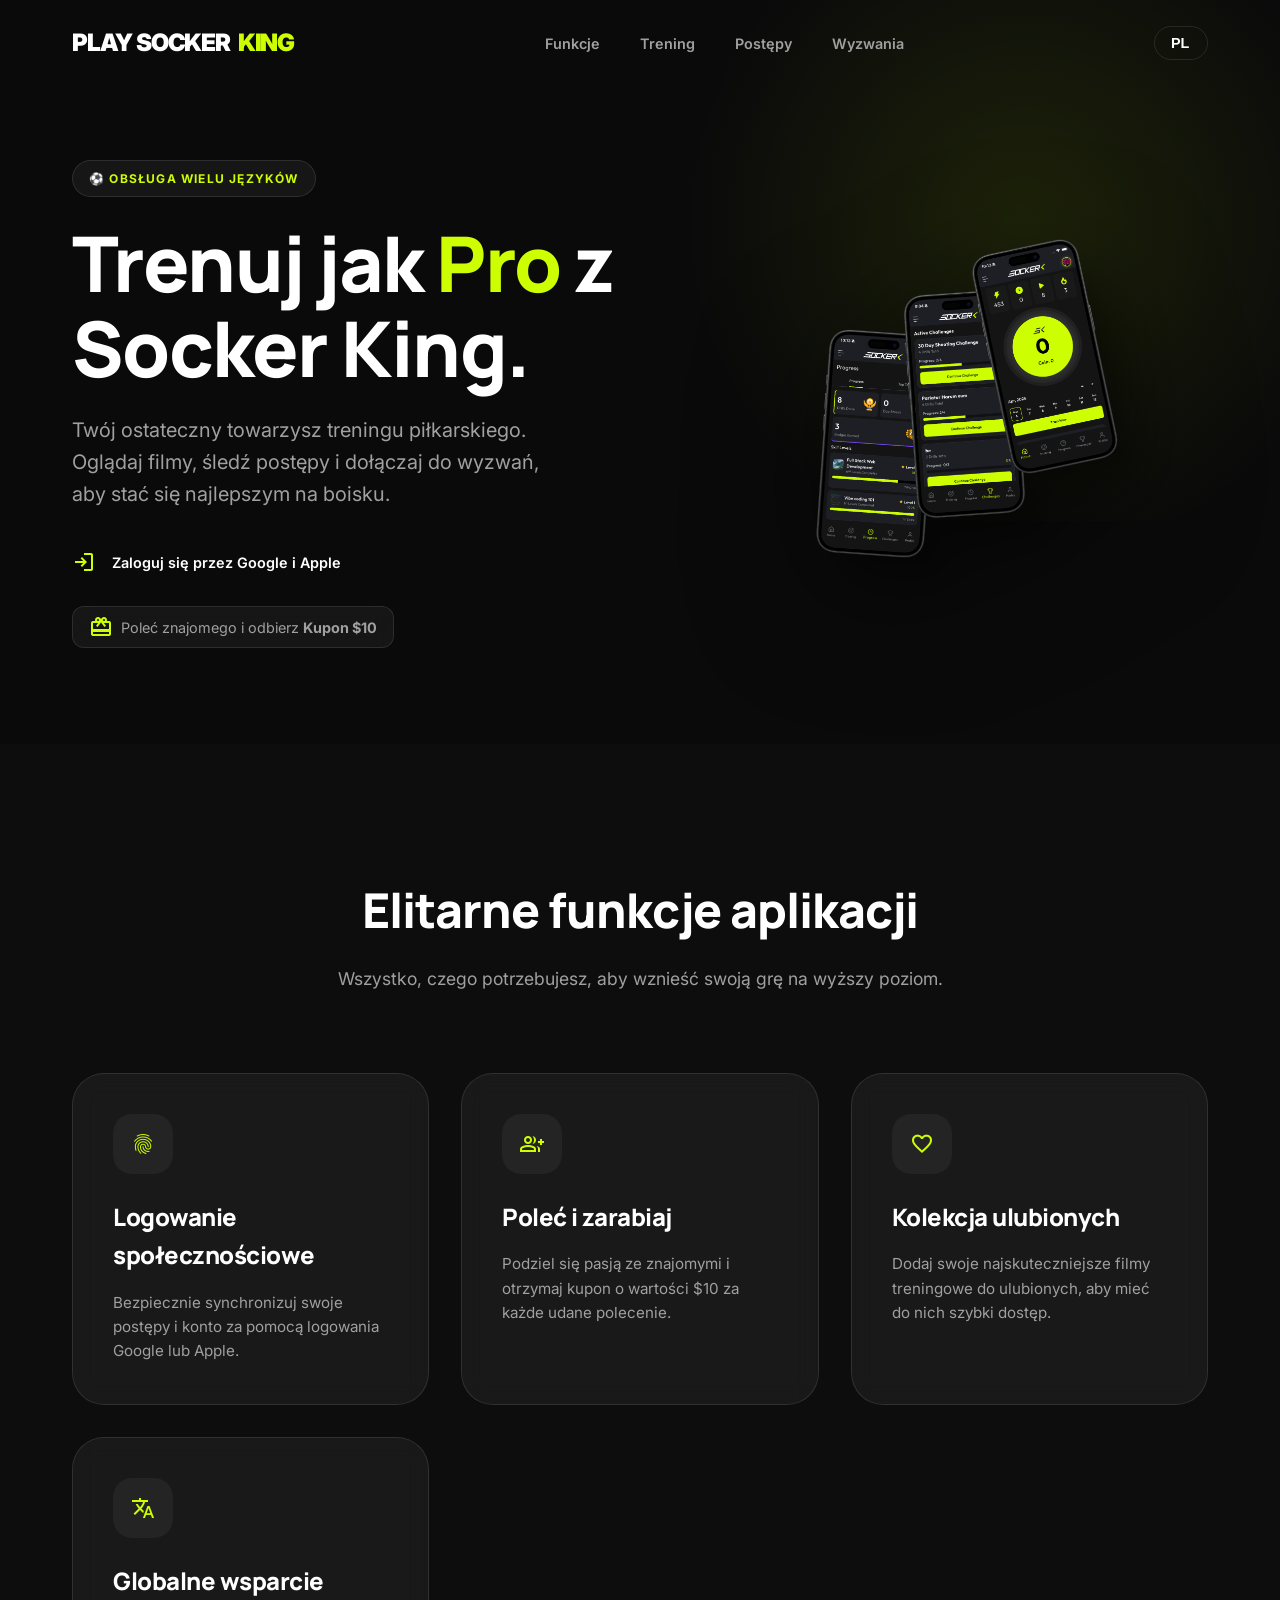
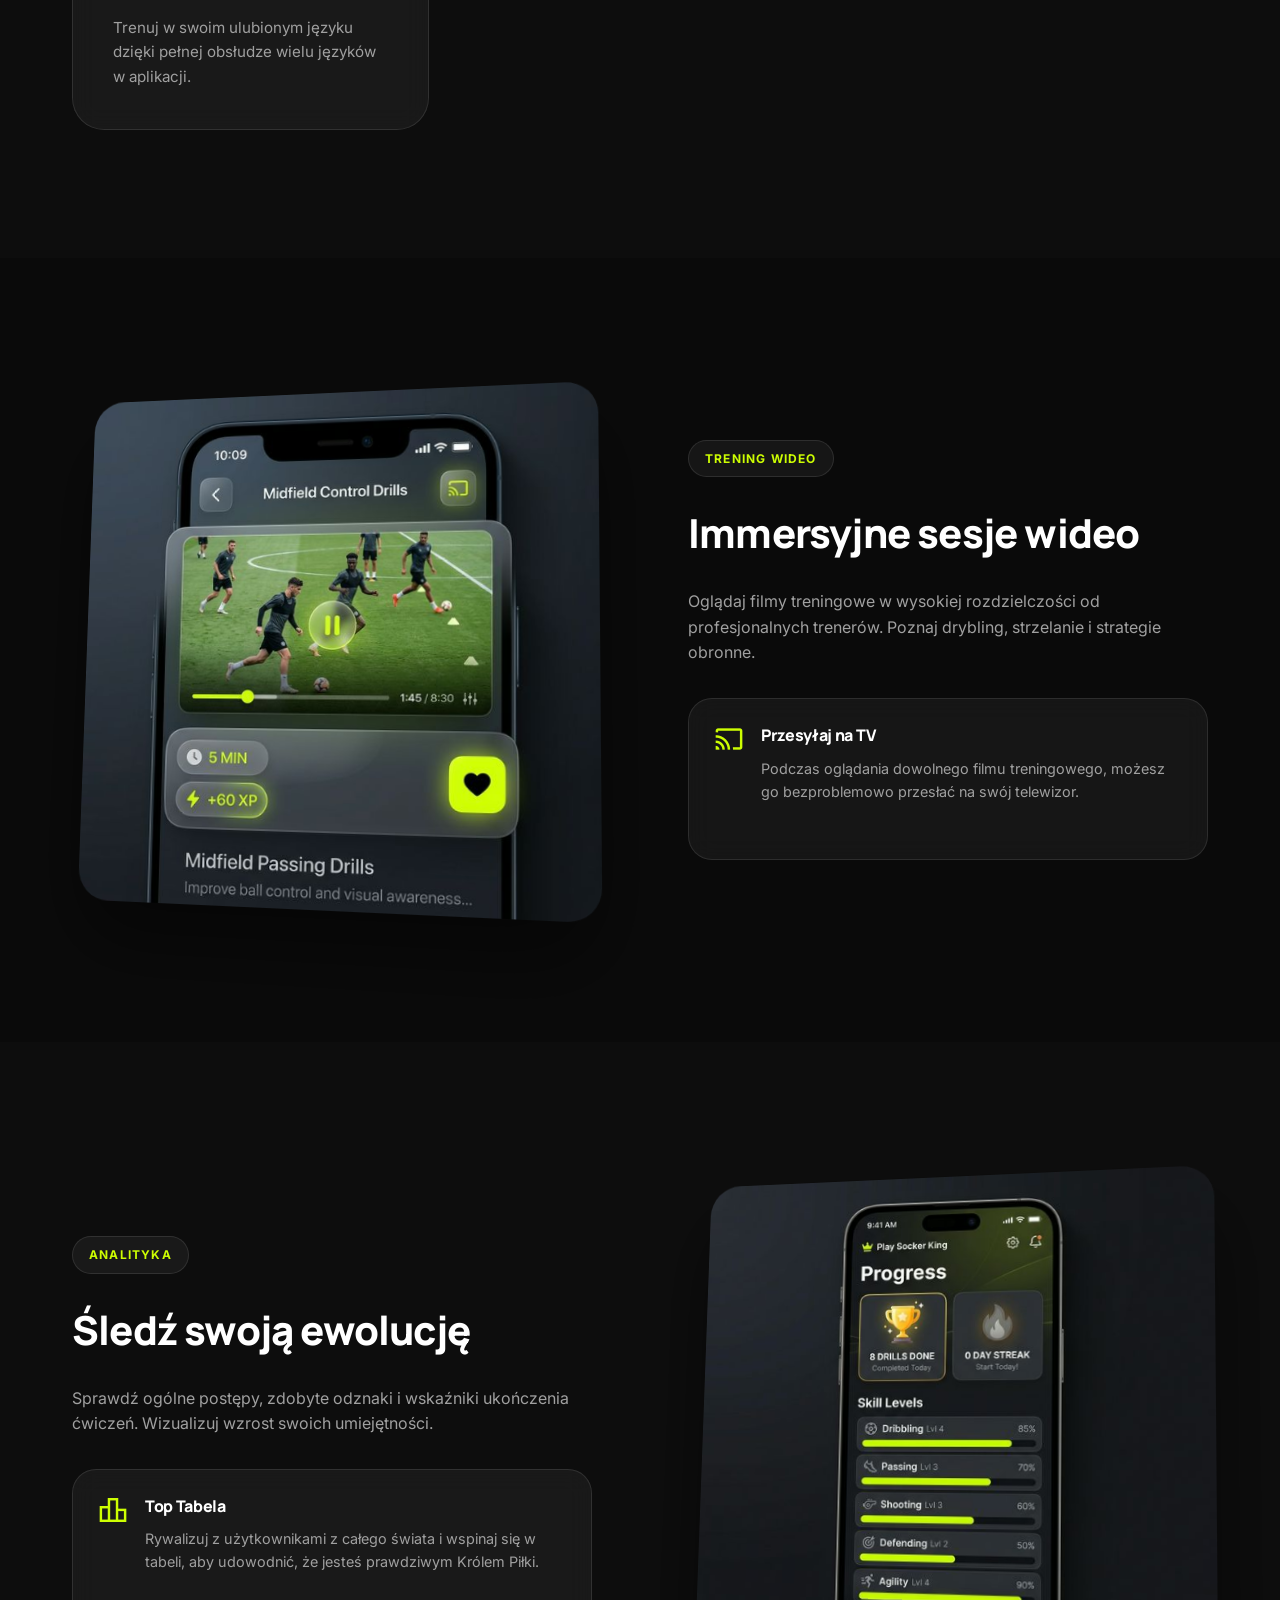
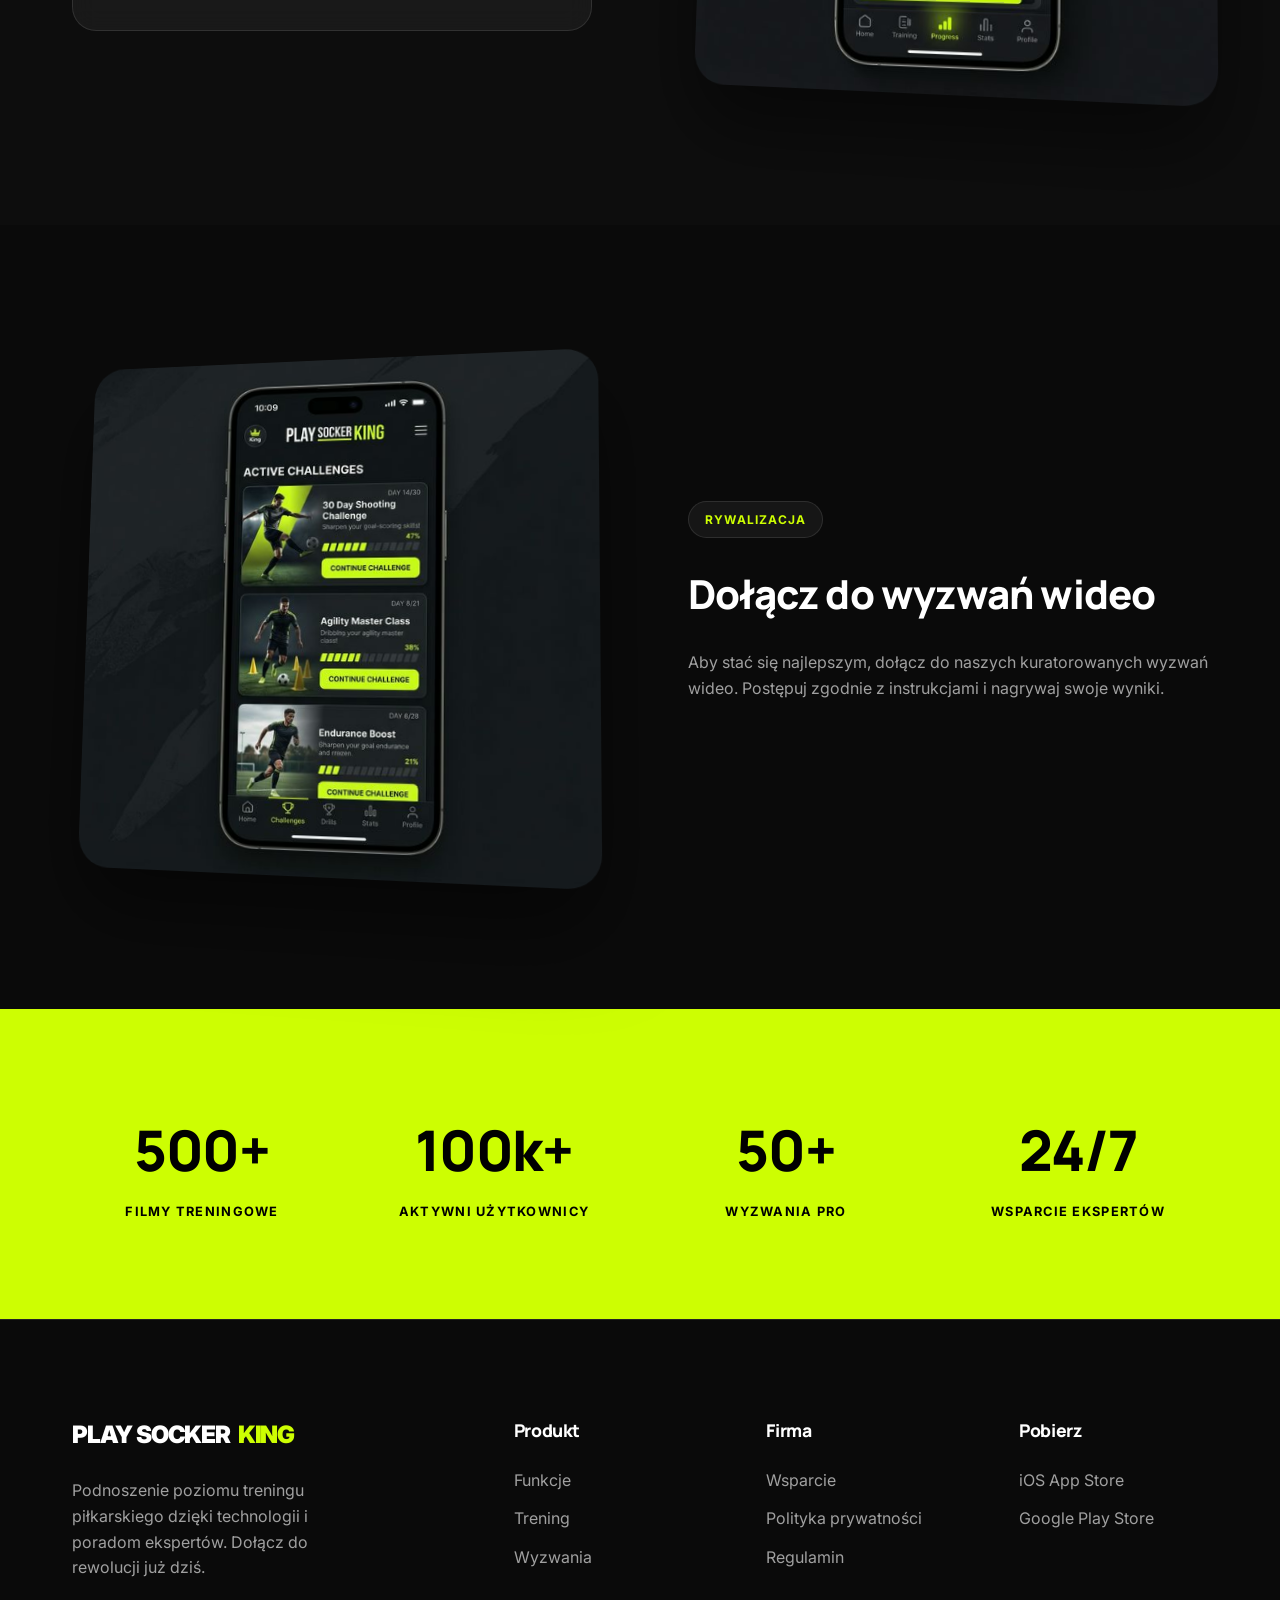
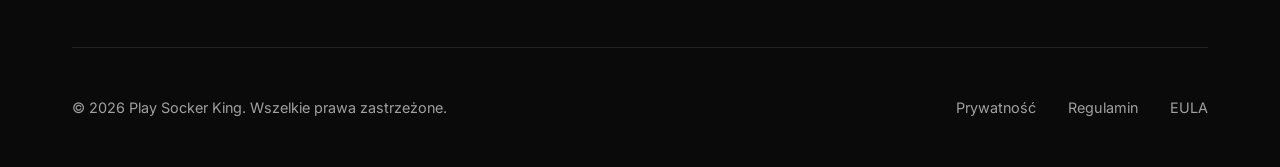
<file: index.html>
<!DOCTYPE html>
<html lang="en">
<head>
    <meta charset="UTF-8">
    <meta name="viewport" content="width=device-width, initial-scale=1.0">
    <title>Play Socker King | Master Your Soccer Skills</title>
    <!-- Fonts -->
    <link rel="preconnect" href="https://fonts.googleapis.com">
    <link rel="preconnect" href="https://fonts.gstatic.com" crossorigin>
    <link href="https://fonts.googleapis.com/css2?family=Inter:wght@400;600;700&family=Manrope:wght@800&display=swap" rel="stylesheet">
    <!-- Icons -->
    <link rel="stylesheet" href="https://fonts.googleapis.com/css2?family=Material+Symbols+Outlined:wght,FILL@100..700,0..1&display=swap" />
    <link rel="stylesheet" href="index.css">
</head>
<body>
    <!-- Navigation -->
    <nav id="navbar">
        <div class="container nav-content">
            <a href="#" class="logo">Play Socker <span>King</span></a>
            <div class="nav-links">
                <a href="#features" data-i18n="nav_features">Funkcje</a>
                <a href="#training" data-i18n="nav_training">Trening</a>
                <a href="#progress" data-i18n="nav_progress">Postępy</a>
                <a href="#challenges" data-i18n="nav_challenges">Wyzwania</a>
            </div>
            <div class="nav-cta">
                <select id="lang-switcher" class="btn btn-outline" style="padding: 0.5rem 1rem; -webkit-appearance: none; appearance: none; background-image: none;">
                    <option value="pl">PL</option>
                    <option value="en">EN</option>
                </select>
            </div>
        </div>
    </nav>

    <!-- Hero Section -->
    <header class="hero">
        <div class="container hero-grid">
            <div class="hero-content">
                <div class="hero-badge" data-i18n="hero_badge">⚽ Obsługa wielu języków</div>
                <h1 data-i18n="hero_title">Trenuj jak <span>Pro</span> z Socker King.</h1>
                <p data-i18n="hero_desc">Twój ostateczny towarzysz treningu piłkarskiego. Oglądaj filmy, śledź postępy i dołączaj do wyzwań, aby stać się najlepszym na boisku.</p>
                <div class="nav-cta">
                    <div style="display: flex; gap: 1rem; align-items: center;">
                        <span class="material-symbols-outlined" style="color: var(--primary);">login</span>
                        <span style="font-size: 0.9rem; font-weight: 600;" data-i18n="hero_signin">Zaloguj się przez Google i Apple</span>
                    </div>
                </div>
                <div style="margin-top: 2rem; display: flex; align-items: center; gap: 1rem; color: var(--on-surface-variant); font-size: 0.9rem;">
                    <div class="glass" style="padding: 0.5rem 1rem; border-radius: 12px; display: flex; align-items: center; gap: 0.5rem;">
                        <span class="material-symbols-outlined" style="color: var(--primary);">card_giftcard</span>
                        <span data-i18n="hero_referral">Poleć znajomego i odbierz <b>Kupon $10</b></span>
                    </div>
                </div>
            </div>
            <div class="hero-mockup">
                <img src="assets/mockup.png" alt="Play Socker King App Mockup">
            </div>
        </div>
    </header>

    <!-- Features Section -->
    <section class="features" id="features">
        <div class="container">
            <div class="section-header">
                <h2 data-i18n="features_title">Elitarne funkcje aplikacji</h2>
                <p data-i18n="features_desc">Wszystko, czego potrzebujesz, aby wznieść swoją grę na wyższy poziom.</p>
            </div>
            <div class="features-grid">
                <!-- Feature 1: Social Login -->
                <div class="feature-card glass">
                    <div class="feature-icon"><span class="material-symbols-outlined">fingerprint</span></div>
                    <h3 data-i18n="f1_title">Logowanie społecznościowe</h3>
                    <p data-i18n="f1_desc">Bezpiecznie synchronizuj swoje postępy i konto za pomocą logowania Google lub Apple.</p>
                </div>
                <!-- Feature 2: Referral -->
                <div class="feature-card glass">
                    <div class="feature-icon"><span class="material-symbols-outlined">group_add</span></div>
                    <h3 data-i18n="f2_title">Poleć i zarabiaj</h3>
                    <p data-i18n="f2_desc">Podziel się pasją ze znajomymi i otrzymaj kupon o wartości $10 za każde udane polecenie.</p>
                </div>
                <!-- Feature 3: Favorites -->
                <div class="feature-card glass">
                    <div class="feature-icon"><span class="material-symbols-outlined">favorite</span></div>
                    <h3 data-i18n="f3_title">Kolekcja ulubionych</h3>
                    <p data-i18n="f3_desc">Dodaj swoje najskuteczniejsze filmy treningowe do ulubionych, aby mieć do nich szybki dostęp.</p>
                </div>
                <!-- Feature 4: Multi-Language -->
                <div class="feature-card glass">
                    <div class="feature-icon"><span class="material-symbols-outlined">translate</span></div>
                    <h3 data-i18n="f4_title">Globalne wsparcie</h3>
                    <p data-i18n="f4_desc">Trenuj w swoim ulubionym języku dzięki pełnej obsłudze wielu języków w aplikacji.</p>
                </div>
            </div>
        </div>
    </section>

    <!-- Showcase 1: Training & Casting -->
    <section class="showcase" id="training">
        <div class="container showcase-grid">
            <div class="showcase-image">
                <img src="assets/training_video_player_1775444997558.png" alt="Training Video Player">
            </div>
            <div class="showcase-content">
                <div class="hero-badge" data-i18n="showcase1_badge">Trening wideo</div>
                <h2 data-i18n="showcase1_title">Immersyjne <span>sesje</span> wideo</h2>
                <p data-i18n="showcase1_desc">Oglądaj filmy treningowe w wysokiej rozdzielczości od profesjonalnych trenerów. Poznaj drybling, strzelanie i strategie obronne.</p>
                <div class="glass" style="padding: 1.5rem; border-radius: 1.5rem; margin-top: 2rem;">
                    <div style="display: flex; align-items: start; gap: 1rem;">
                        <span class="material-symbols-outlined" style="color: var(--primary); font-size: 2rem;">cast</span>
                        <div>
                            <h4 style="margin-bottom: 0.5rem;" data-i18n="cast_title">Przesyłaj na TV</h4>
                            <p style="font-size: 0.9rem;" data-i18n="cast_desc">Podczas oglądania dowolnego filmu treningowego, możesz go bezproblemowo przesłać na swój telewizor.</p>
                        </div>
                    </div>
                </div>
            </div>
        </div>
    </section>

    <!-- Showcase 2: Progress & Leaderboard -->
    <section class="showcase" id="progress" style="background: #0d0d0d;">
        <div class="container showcase-grid reverse">
            <div class="showcase-image">
                <img src="assets/progress_leaderboard_screen_1775445076851.png" alt="Progress and Leaderboard">
            </div>
            <div class="showcase-content">
                <div class="hero-badge" data-i18n="showcase2_badge">Analityka</div>
                <h2 data-i18n="showcase2_title">Śledź swoją <span>ewolucję</span></h2>
                <p data-i18n="showcase2_desc">Sprawdź ogólne postępy, zdobyte odznaki i wskaźniki ukończenia ćwiczeń. Wizualizuj wzrost swoich umiejętności.</p>
                <div class="glass" style="padding: 1.5rem; border-radius: 1.5rem; margin-top: 2rem;">
                    <div style="display: flex; align-items: start; gap: 1rem;">
                        <span class="material-symbols-outlined" style="color: var(--primary); font-size: 2rem;">leaderboard</span>
                        <div>
                            <h4 style="margin-bottom: 0.5rem;" data-i18n="toptable_title">Top Tabela</h4>
                            <p style="font-size: 0.9rem;" data-i18n="toptable_desc">Rywalizuj z użytkownikami z całego świata i wspinaj się w tabeli, aby udowodnić, że jesteś prawdziwym Królem Piłki.</p>
                        </div>
                    </div>
                </div>
            </div>
        </div>
    </section>

    <!-- Showcase 3: Challenges -->
    <section class="showcase" id="challenges">
        <div class="container showcase-grid">
            <div class="showcase-image">
                <img src="assets/active_challenges_screen_1775445092603.png" alt="Active Challenges">
            </div>
            <div class="showcase-content">
                <div class="hero-badge" data-i18n="showcase3_badge">Rywalizacja</div>
                <h2 data-i18n="showcase3_title">Dołącz do <span>wyzwań</span> wideo</h2>
                <p data-i18n="showcase3_desc">Aby stać się najlepszym, dołącz do naszych kuratorowanych wyzwań wideo. Postępuj zgodnie z instrukcjami i nagrywaj swoje wyniki.</p>
            </div>
        </div>
    </section>

    <!-- Stats Section -->
    <section class="stats">
        <div class="container stats-grid">
            <div class="stat-item">
                <h3>500+</h3>
                <p data-i18n="stat_videos">Filmy treningowe</p>
            </div>
            <div class="stat-item">
                <h3>100k+</h3>
                <p data-i18n="stat_users">Aktywni użytkownicy</p>
            </div>
            <div class="stat-item">
                <h3>50+</h3>
                <p data-i18n="stat_challenges">Wyzwania Pro</p>
            </div>
            <div class="stat-item">
                <h3>24/7</h3>
                <p data-i18n="stat_support">Wsparcie Ekspertów</p>
            </div>
        </div>
    </section>

    <!-- Footer -->
    <footer>
        <div class="container">
            <div class="footer-grid">
                <div class="footer-brand">
                    <div class="logo">Play Socker <span>King</span></div>
                    <p data-i18n="footer_brand_desc">Podnoszenie poziomu treningu piłkarskiego dzięki technologii i poradom ekspertów. Dołącz do rewolucji już dziś.</p>
                </div>
                <div class="footer-links">
                    <h4 data-i18n="footer_product">Produkt</h4>
                    <ul>
                        <li><a href="#features" data-i18n="nav_features">Funkcje</a></li>
                        <li><a href="#training" data-i18n="nav_training">Trening</a></li>
                        <li><a href="#challenges" data-i18n="nav_challenges">Wyzwania</a></li>
                    </ul>
                </div>
                <div class="footer-links">
                    <h4 data-i18n="footer_company">Firma</h4>
                    <ul>
                        <li><a href="support.html" data-i18n="nav_support">Wsparcie</a></li>
                        <li><a href="privacy.html" data-i18n="nav_privacy">Polityka prywatności</a></li>
                        <li><a href="terms.html" data-i18n="nav_terms">Regulamin</a></li>
                    </ul>
                </div>
                <div class="footer-links">
                    <h4 data-i18n="footer_download">Pobierz</h4>
                    <ul>
                        <li><a href="https://apps.apple.com" target="_blank">iOS App Store</a></li>
                        <li><a href="https://play.google.com/store" target="_blank">Google Play Store</a></li>
                    </ul>
                </div>
            </div>
            <div class="footer-bottom">
                <p>&copy; 2026 Play Socker King. <span data-i18n="footer_rights">Wszelkie prawa zastrzeżone.</span></p>
                <div style="display: flex; gap: 2rem;">
                    <a href="privacy.html" data-i18n="nav_privacy">Prywatność</a>
                    <a href="terms.html" data-i18n="nav_terms">Regulamin</a>
                    <a href="eula.html">EULA</a>
                </div>
            </div>
        </div>
    </footer>

    <script>
        const translations = {
            pl: {
                nav_features: "Funkcje",
                nav_training: "Trening",
                nav_progress: "Postępy",
                nav_challenges: "Wyzwania",
                nav_support: "Wsparcie",
                nav_privacy: "Polityka prywatności",
                nav_terms: "Regulamin",
                btn_download: "Pobierz Teraz",
                btn_get_started: "Zacznij za darmo",
                btn_all_challenges: "Zobacz wszystkie wyzwania",
                hero_badge: "⚽ Obsługa wielu języków",
                hero_title: "Trenuj jak <span>Pro</span> z Socker King.",
                hero_desc: "Twój ostateczny towarzysz treningu piłkarskiego. Oglądaj filmy, śledź postępy i dołączaj do wyzwań, aby stać się najlepszym na boisku.",
                hero_signin: "Zaloguj się przez Google i Apple",
                hero_referral: "Poleć znajomego i odbierz <b>Kupon $10</b>",
                features_title: "Elitarne funkcje aplikacji",
                features_desc: "Wszystko, czego potrzebujesz, aby wznieść swoją grę na wyższy poziom.",
                f1_title: "Logowanie społecznościowe",
                f1_desc: "Bezpiecznie synchronizuj swoje postępy i konto za pomocą logowania Google lub Apple.",
                f2_title: "Poleć i zarabiaj",
                f2_desc: "Podziel się pasją ze znajomymi i otrzymaj kupon o wartości $10 za każde udane polecenie.",
                f3_title: "Kolekcja ulubionych",
                f3_desc: "Dodaj swoje najskuteczniejsze filmy treningowe do ulubionych, aby mieć do nich szybki dostęp.",
                f4_title: "Globalne wsparcie",
                f4_desc: "Trenuj w swoim ulubionym języku dzięki pełnej obsłudze wielu języków w aplikacji.",
                showcase1_badge: "Trening wideo",
                showcase1_title: "Immersyjne <span>sesje</span> wideo",
                showcase1_desc: "Oglądaj filmy treningowe w wysokiej rozdzielczości od profesjonalnych trenerów. Poznaj drybling, strzelanie i strategie obronne.",
                cast_title: "Przesyłaj na TV",
                cast_desc: "Podczas oglądania dowolnego filmu treningowego, możesz go bezproblemowo przesłać na swój telewizor.",
                showcase2_badge: "Analityka",
                showcase2_title: "Śledź swoją <span>ewolucję</span>",
                showcase2_desc: "Sprawdź ogólne postępy, zdobyte odznaki i wskaźniki ukończenia ćwiczeń. Wizualizuj wzrost swoich umiejętności.",
                toptable_title: "Top Tabela",
                toptable_desc: "Rywalizuj z użytkownikami z całego świata i wspinaj się w tabeli, aby udowodnić, że jesteś prawdziwym Królem Piłki.",
                showcase3_badge: "Rywalizacja",
                showcase3_title: "Dołącz do <span>wyzwań</span> wideo",
                showcase3_desc: "Aby stać się najlepszym, dołącz do naszych kuratorowanych wyzwań wideo. Postępuj zgodnie z instrukcjami i nagrywaj swoje wyniki.",
                stat_videos: "Filmy treningowe",
                stat_users: "Aktywni użytkownicy",
                stat_challenges: "Wyzwania Pro",
                stat_support: "Wsparcie Ekspertów",
                footer_brand_desc: "Podnoszenie poziomu treningu piłkarskiego dzięki technologii i poradom ekspertów. Dołącz do rewolucji już dziś.",
                footer_product: "Produkt",
                footer_company: "Firma",
                footer_download: "Pobierz",
                footer_rights: "Wszelkie prawa zastrzeżone.",
            },
            en: {
                nav_features: "Features",
                nav_training: "Training",
                nav_progress: "Progress",
                nav_challenges: "Challenges",
                nav_support: "Support",
                nav_privacy: "Privacy Policy",
                nav_terms: "Terms of Service",
                btn_download: "Download Now",
                btn_get_started: "Get Started Free",
                btn_all_challenges: "View All Challenges",
                hero_badge: "⚽ Multi-Language Support",
                hero_title: "Train Like a <span>Pro</span> with Socker King.",
                hero_desc: "The ultimate soccer training companion. Watch videos, track your progress, and join challenges to become the best on the pitch.",
                hero_signin: "Sign in with Google & Apple",
                hero_referral: "Refer a friend & earn <b>$10 Coupon</b>",
                features_title: "Elite App Features",
                features_desc: "Everything you need to elevate your game to the next level.",
                f1_title: "Social Sign-In",
                f1_desc: "Securely sync your progress and account using Google or Apple social login.",
                f2_title: "Refer & Earn",
                f2_desc: "Share the passion with your friends and earn a $10 coupon for every successful referral.",
                f3_title: "Favorite Collection",
                f3_desc: "Add your most effective training videos to your personal favorites for quick access.",
                f4_title: "Global Support",
                f4_desc: "Train in your preferred language with full multi-language support across the app.",
                showcase1_badge: "Video Training",
                showcase1_title: "Immersive <span>Video</span> Sessions",
                showcase1_desc: "Watch high-definition training videos from professional coaches. Learn dribbling, shooting, and defensive strategies.",
                cast_title: "Cast to TV",
                cast_desc: "While viewing any training video, seamlessly share it to your TV by casting for a better view.",
                showcase2_badge: "Analytics",
                showcase2_title: "Track Your <span>Evolution</span>",
                showcase2_desc: "See your overall progress, badges earned, and drill completion rates. Visualize your skill growth.",
                toptable_title: "Top Table",
                toptable_desc: "Compete with users globally and climb the top table to prove you're the true Socker King.",
                showcase3_badge: "Competition",
                showcase3_title: "Join Video <span>Challenges</span>",
                showcase3_desc: "To make yourself the best, join our curated video challenges. Follow along and record your performance.",
                stat_videos: "Training Videos",
                stat_users: "Active Users",
                stat_challenges: "Pro Challenges",
                stat_support: "Expert Support",
                footer_brand_desc: "Elevating soccer training through technology and expert guidance. Join the revolution today.",
                footer_product: "Product",
                footer_company: "Company",
                footer_download: "Download",
                footer_rights: "All rights reserved.",
            }
        };

        function setLanguage(lang) {
            const elements = document.querySelectorAll('[data-i18n]');
            elements.forEach(element => {
                const key = element.getAttribute('data-i18n');
                if (translations[lang][key]) {
                    element.innerHTML = translations[lang][key];
                }
            });
            document.documentElement.lang = lang;
        }

        document.getElementById('lang-switcher').addEventListener('change', (e) => {
            setLanguage(e.target.value);
        });

        window.addEventListener('scroll', () => {
            const navbar = document.getElementById('navbar');
            if (window.scrollY > 50) {
                navbar.classList.add('scrolled');
            } else {
                navbar.classList.remove('scrolled');
            }
        });
    </script>
</body>
</html>
</body>
</html>
</file>
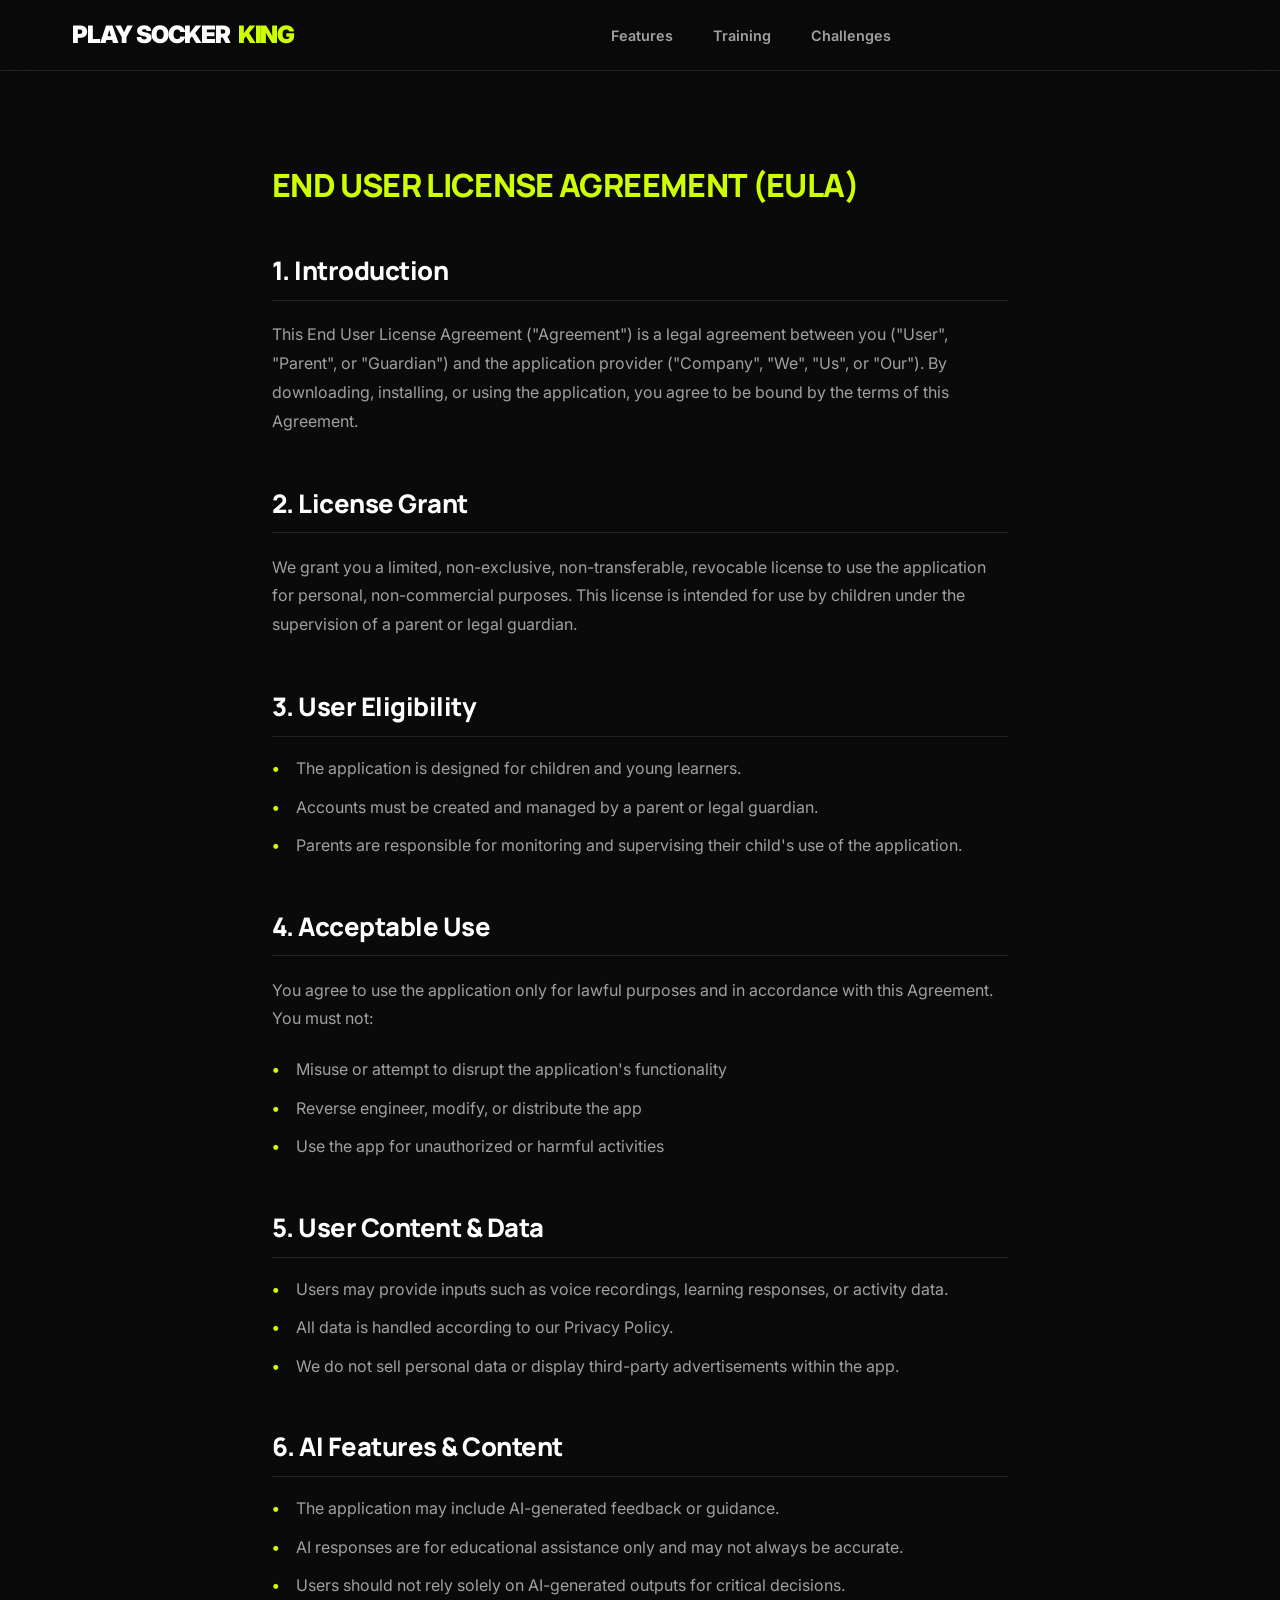
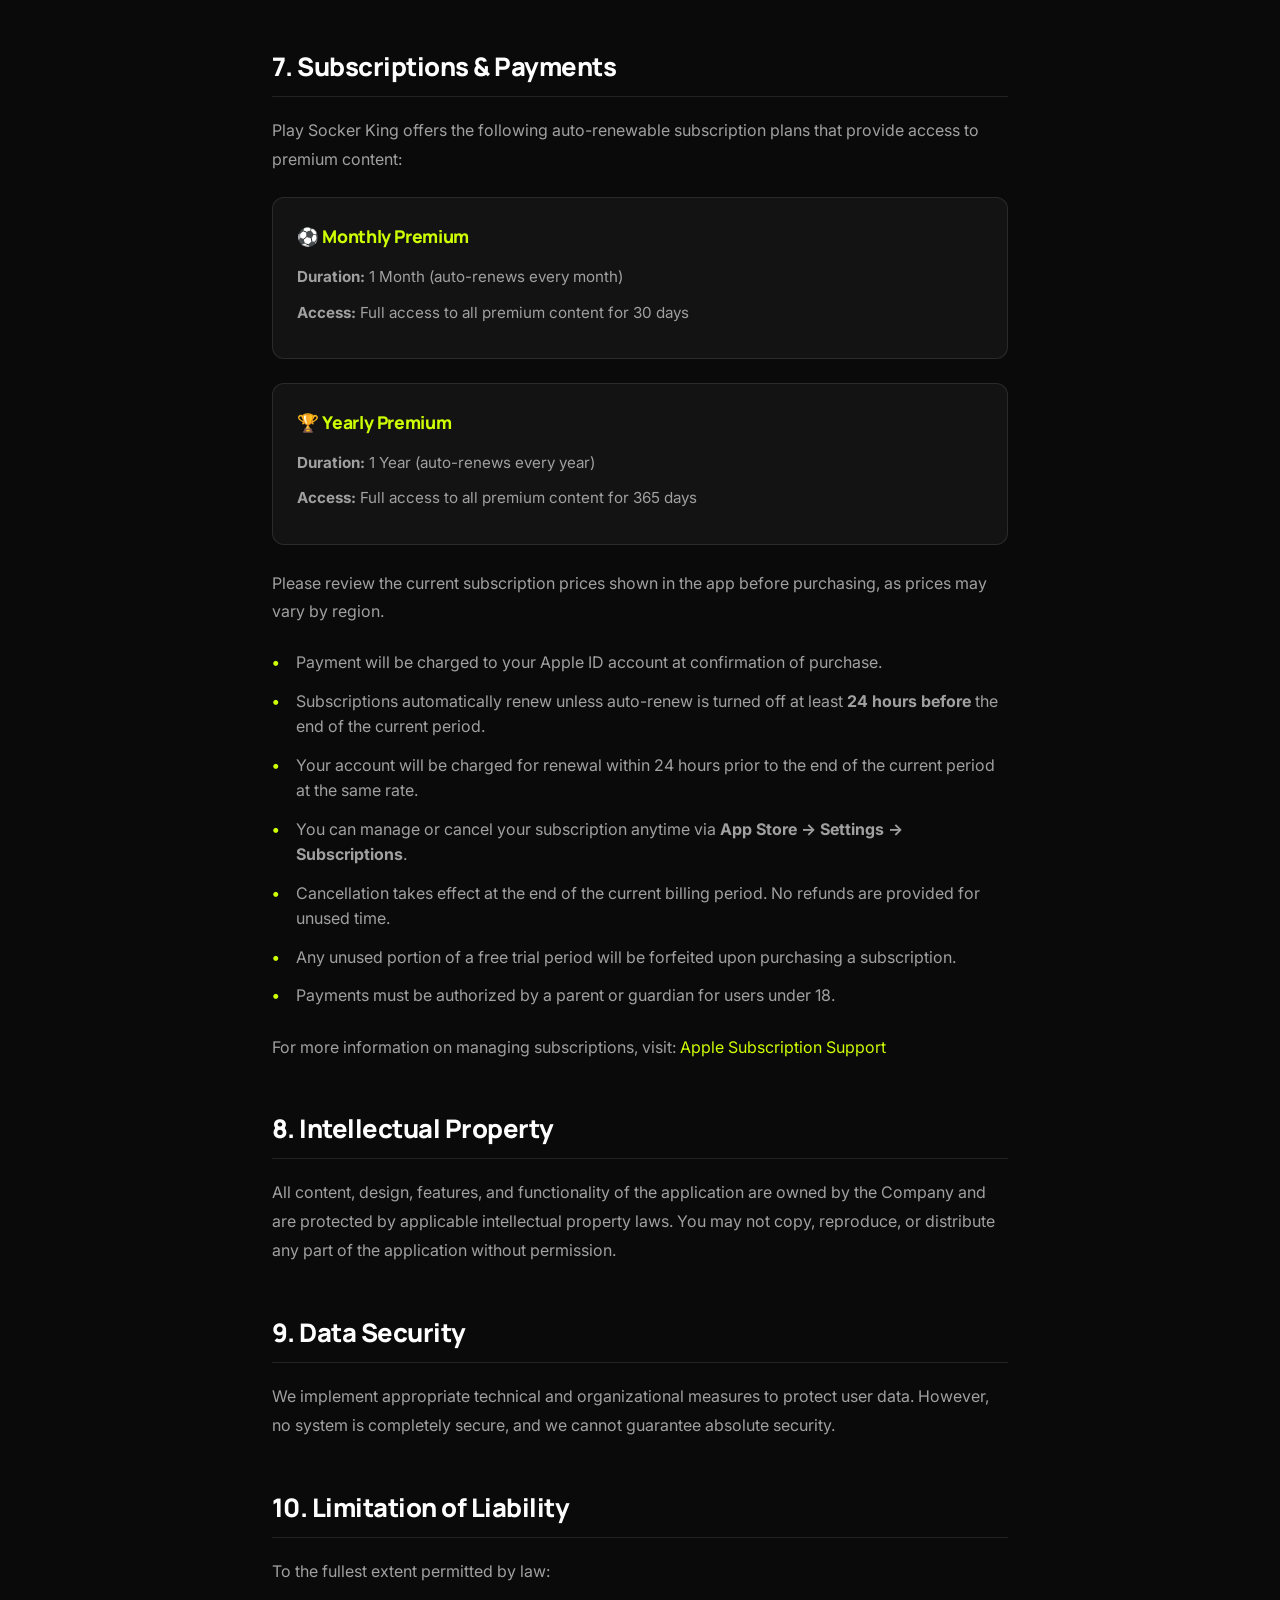
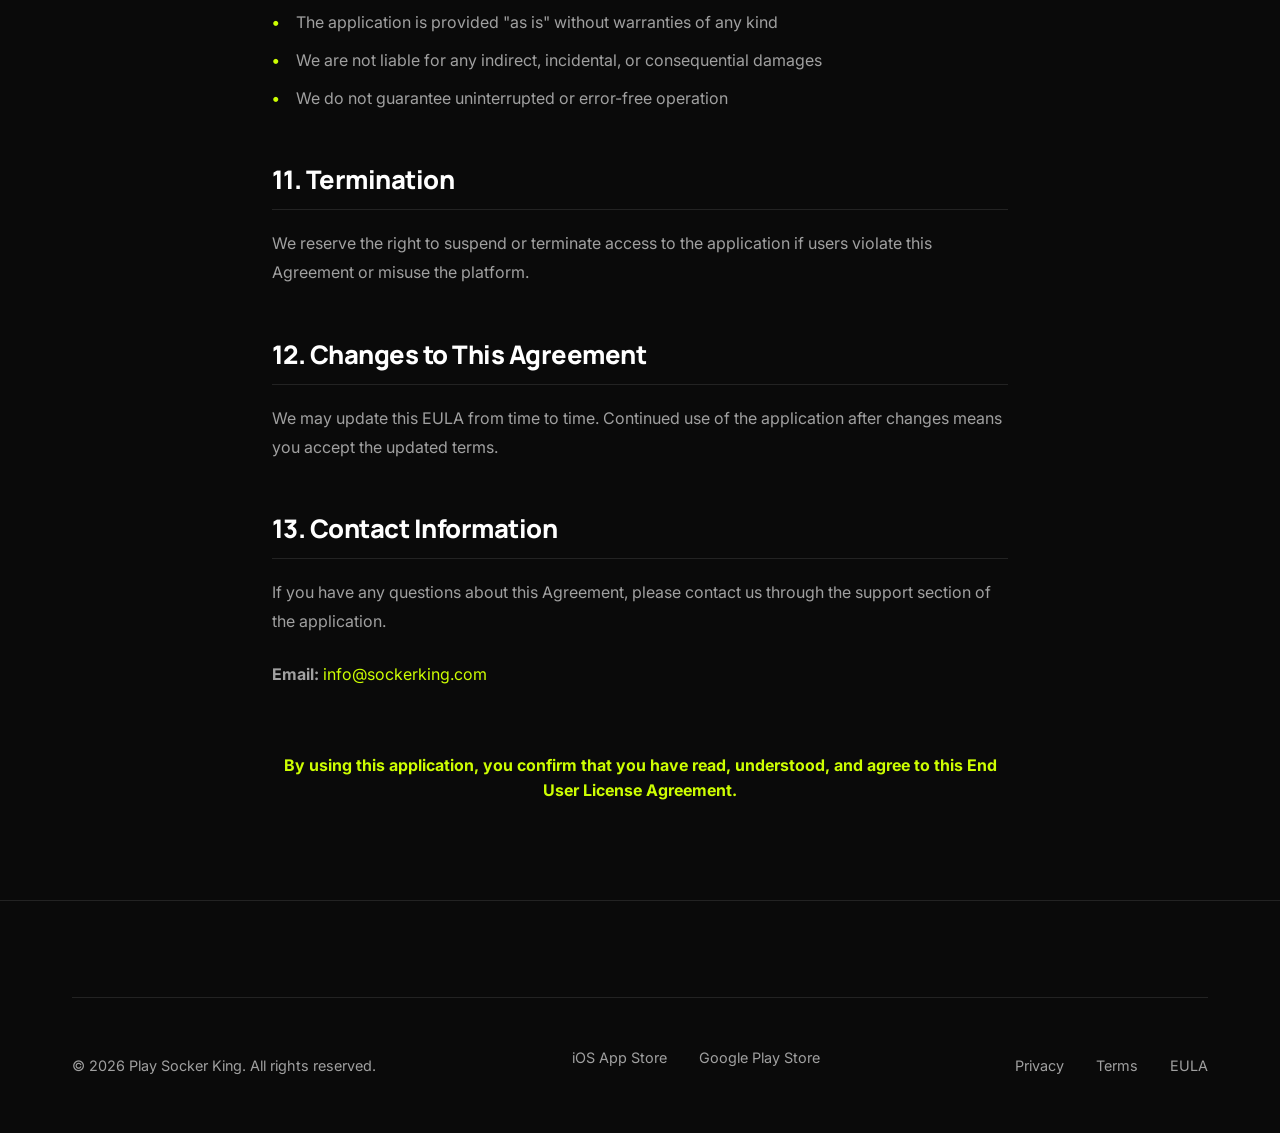
<file: eula.html>
<!DOCTYPE html>
<html lang="en">
<head>
    <meta charset="UTF-8">
    <meta name="viewport" content="width=device-width, initial-scale=1.0">
    <title>EULA | Play Socker King</title>
    <link rel="preconnect" href="https://fonts.googleapis.com">
    <link rel="preconnect" href="https://fonts.gstatic.com" crossorigin>
    <link href="https://fonts.googleapis.com/css2?family=Inter:wght@400;600;700&family=Manrope:wght@800&display=swap" rel="stylesheet">
    <link rel="stylesheet" href="index.css">
    <style>
        .content-page { padding-top: 10rem; padding-bottom: 6rem; max-width: 800px; margin: 0 auto; }
        .content-page h1 { margin-bottom: 2.5rem; color: var(--primary); }
        .content-page section { margin-bottom: 3rem; }
        .content-page h2 { margin-bottom: 1.2rem; font-size: 1.6rem; border-bottom: 1px solid var(--glass-border); padding-bottom: 0.5rem; }
        .content-page p { color: var(--on-surface-variant); margin-bottom: 1.5rem; line-height: 1.8; }
        .content-page ul { margin-bottom: 1.5rem; padding-left: 1.5rem; }
        .content-page ul li { color: var(--on-surface-variant); margin-bottom: 0.8rem; position: relative; list-style: none; }
        .content-page ul li::before { content: '•'; color: var(--primary); position: absolute; left: -1.5rem; font-weight: bold; }
        hr { border: 0; border-top: 1px solid var(--glass-border); margin: 3rem 0; }
        .eula-footer { margin-top: 4rem; text-align: center; font-weight: 700; color: var(--primary); }
        .subscription-box { border: 1px solid var(--glass-border); border-radius: 12px; padding: 1.5rem; margin-bottom: 1.5rem; background: rgba(255,255,255,0.04); }
        .subscription-box h3 { color: var(--primary); font-size: 1.1rem; margin-bottom: 0.8rem; }
        .subscription-box p { margin-bottom: 0.5rem; font-size: 0.95rem; }
    </style>
</head>
<body>
    <nav class="scrolled">
        <div class="container nav-content">
            <a href="index.html" class="logo">Play Socker <span>King</span></a>
            <div class="nav-links">
                <a href="index.html#features">Features</a>
                <a href="index.html#training">Training</a>
                <a href="index.html#challenges">Challenges</a>
            </div>
            <div class="nav-cta">
            </div>
        </div>
    </nav>

    <div class="container content-page">
        <h1>END USER LICENSE AGREEMENT (EULA)</h1>
        
        <section>
            <h2>1. Introduction</h2>
            <p>This End User License Agreement ("Agreement") is a legal agreement between you ("User", "Parent", or "Guardian") and the application provider ("Company", "We", "Us", or "Our"). By downloading, installing, or using the application, you agree to be bound by the terms of this Agreement.</p>
        </section>

        <section>
            <h2>2. License Grant</h2>
            <p>We grant you a limited, non-exclusive, non-transferable, revocable license to use the application for personal, non-commercial purposes. This license is intended for use by children under the supervision of a parent or legal guardian.</p>
        </section>

        <section>
            <h2>3. User Eligibility</h2>
            <ul>
                <li>The application is designed for children and young learners.</li>
                <li>Accounts must be created and managed by a parent or legal guardian.</li>
                <li>Parents are responsible for monitoring and supervising their child's use of the application.</li>
            </ul>
        </section>

        <section>
            <h2>4. Acceptable Use</h2>
            <p>You agree to use the application only for lawful purposes and in accordance with this Agreement. You must not:</p>
            <ul>
                <li>Misuse or attempt to disrupt the application's functionality</li>
                <li>Reverse engineer, modify, or distribute the app</li>
                <li>Use the app for unauthorized or harmful activities</li>
            </ul>
        </section>

        <section>
            <h2>5. User Content & Data</h2>
            <ul>
                <li>Users may provide inputs such as voice recordings, learning responses, or activity data.</li>
                <li>All data is handled according to our Privacy Policy.</li>
                <li>We do not sell personal data or display third-party advertisements within the app.</li>
            </ul>
        </section>

        <section>
            <h2>6. AI Features & Content</h2>
            <ul>
                <li>The application may include AI-generated feedback or guidance.</li>
                <li>AI responses are for educational assistance only and may not always be accurate.</li>
                <li>Users should not rely solely on AI-generated outputs for critical decisions.</li>
            </ul>
        </section>

        <section>
            <h2>7. Subscriptions & Payments</h2>
            <p>Play Socker King offers the following auto-renewable subscription plans that provide access to premium content:</p>

            <div class="subscription-box">
                <h3>⚽ Monthly Premium</h3>
                <p><strong>Duration:</strong> 1 Month (auto-renews every month)</p>
                <p><strong>Access:</strong> Full access to all premium content for 30 days</p>
            </div>

            <div class="subscription-box">
                <h3>🏆 Yearly Premium</h3>
                <p><strong>Duration:</strong> 1 Year (auto-renews every year)</p>
                <p><strong>Access:</strong> Full access to all premium content for 365 days</p>
            </div>

            <p>Please review the current subscription prices shown in the app before purchasing, as prices may vary by region.</p>

            <ul>
                <li>Payment will be charged to your Apple ID account at confirmation of purchase.</li>
                <li>Subscriptions automatically renew unless auto-renew is turned off at least <strong>24 hours before</strong> the end of the current period.</li>
                <li>Your account will be charged for renewal within 24 hours prior to the end of the current period at the same rate.</li>
                <li>You can manage or cancel your subscription anytime via <strong>App Store → Settings → Subscriptions</strong>.</li>
                <li>Cancellation takes effect at the end of the current billing period. No refunds are provided for unused time.</li>
                <li>Any unused portion of a free trial period will be forfeited upon purchasing a subscription.</li>
                <li>Payments must be authorized by a parent or guardian for users under 18.</li>
            </ul>

            <p>For more information on managing subscriptions, visit:
                <a href="https://support.apple.com/en-us/HT202039" target="_blank" style="color: var(--primary);">Apple Subscription Support</a>
            </p>
        </section>

        <section>
            <h2>8. Intellectual Property</h2>
            <p>All content, design, features, and functionality of the application are owned by the Company and are protected by applicable intellectual property laws. You may not copy, reproduce, or distribute any part of the application without permission.</p>
        </section>

        <section>
            <h2>9. Data Security</h2>
            <p>We implement appropriate technical and organizational measures to protect user data. However, no system is completely secure, and we cannot guarantee absolute security.</p>
        </section>

        <section>
            <h2>10. Limitation of Liability</h2>
            <p>To the fullest extent permitted by law:</p>
            <ul>
                <li>The application is provided "as is" without warranties of any kind</li>
                <li>We are not liable for any indirect, incidental, or consequential damages</li>
                <li>We do not guarantee uninterrupted or error-free operation</li>
            </ul>
        </section>

        <section>
            <h2>11. Termination</h2>
            <p>We reserve the right to suspend or terminate access to the application if users violate this Agreement or misuse the platform.</p>
        </section>

        <section>
            <h2>12. Changes to This Agreement</h2>
            <p>We may update this EULA from time to time. Continued use of the application after changes means you accept the updated terms.</p>
        </section>

        <section>
            <h2>13. Contact Information</h2>
            <p>If you have any questions about this Agreement, please contact us through the support section of the application.</p>
            <p><strong>Email:</strong> <a href="mailto:info@sockerking.com" style="color: var(--primary);">info@sockerking.com</a></p>
        </section>

        <div class="eula-footer">
            By using this application, you confirm that you have read, understood, and agree to this End User License Agreement.
        </div>
    </div>

    <footer>
        <div class="container">
            <div class="footer-bottom">
                <p>&copy; 2026 Play Socker King. All rights reserved.</p>
                <div style="display: flex; gap: 2rem; margin-bottom: 1rem;">
                    <a href="https://apps.apple.com" target="_blank">iOS App Store</a>
                    <a href="https://play.google.com/store" target="_blank">Google Play Store</a>
                </div>
                <div style="display: flex; gap: 2rem;">
                    <a href="privacy.html">Privacy</a>
                    <a href="terms.html">Terms</a>
                    <a href="eula.html">EULA</a>
                </div>
            </div>
        </div>
    </footer>
</body>
</html>
</file>
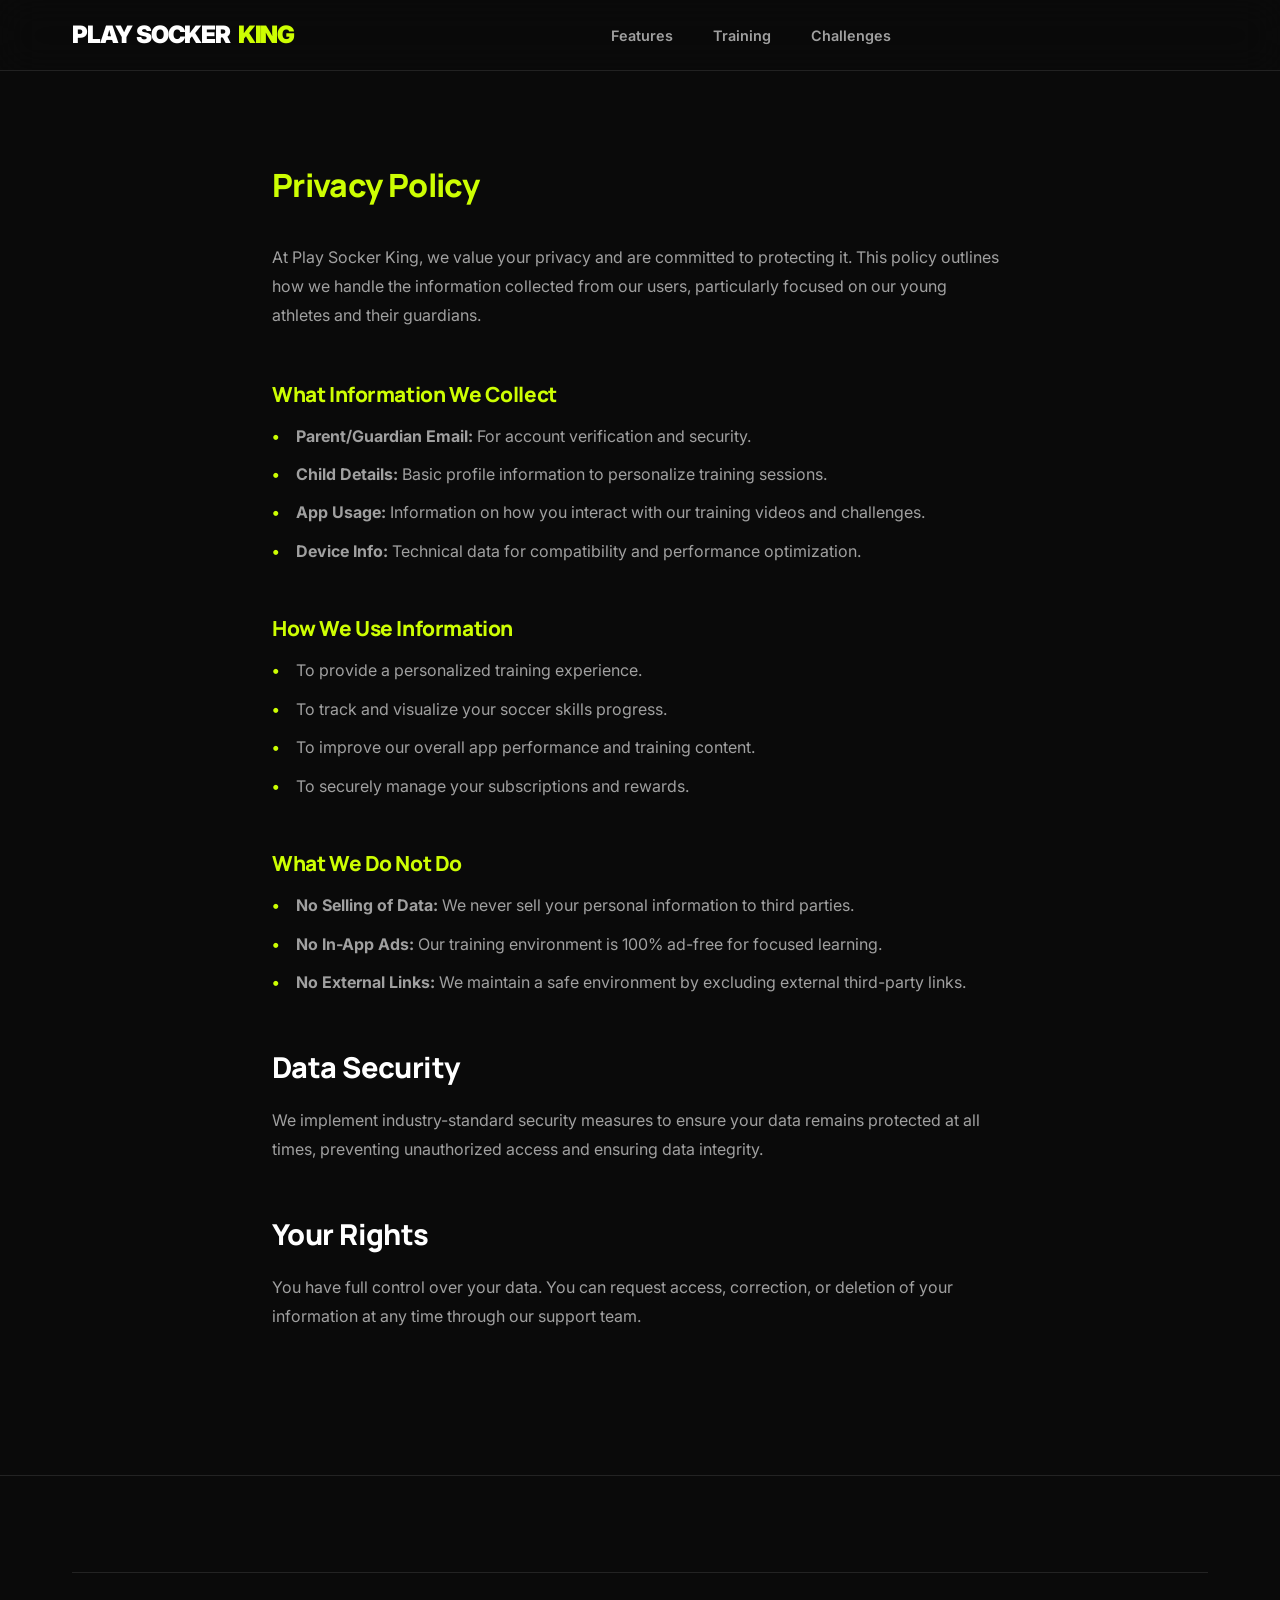
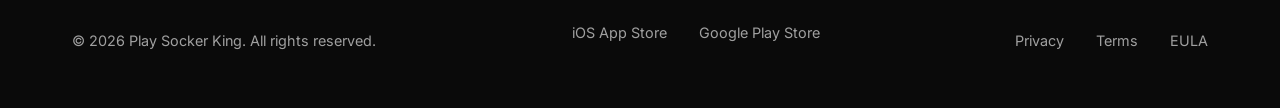
<file: privacy.html>
<!DOCTYPE html>
<html lang="en">
<head>
    <meta charset="UTF-8">
    <meta name="viewport" content="width=device-width, initial-scale=1.0">
    <title>Privacy Policy | Play Socker King</title>
    <link rel="preconnect" href="https://fonts.googleapis.com">
    <link rel="preconnect" href="https://fonts.gstatic.com" crossorigin>
    <link href="https://fonts.googleapis.com/css2?family=Inter:wght@400;600;700&family=Manrope:wght@800&display=swap" rel="stylesheet">
    <link rel="stylesheet" href="index.css">
    <style>
        .content-page { padding-top: 10rem; padding-bottom: 6rem; max-width: 800px; margin: 0 auto; }
        .content-page h1 { margin-bottom: 2rem; color: var(--primary); }
        .content-page section { margin-bottom: 3rem; }
        .content-page h2 { margin-bottom: 1rem; font-size: 1.8rem; }
        .content-page h3 { margin-bottom: 0.8rem; font-size: 1.3rem; color: var(--primary); }
        .content-page p { color: var(--on-surface-variant); margin-bottom: 1.5rem; line-height: 1.8; }
        .content-page ul { margin-bottom: 1.5rem; padding-left: 1.5rem; }
        .content-page ul li { color: var(--on-surface-variant); margin-bottom: 0.8rem; position: relative; list-style: none; }
        .content-page ul li::before { content: '•'; color: var(--primary); position: absolute; left: -1.5rem; font-weight: bold; }
    </style>
</head>
<body>
    <nav class="scrolled">
        <div class="container nav-content">
            <a href="index.html" class="logo">Play Socker <span>King</span></a>
            <div class="nav-links">
                <a href="index.html#features">Features</a>
                <a href="index.html#training">Training</a>
                <a href="index.html#challenges">Challenges</a>
            </div>
            <div class="nav-cta">
            </div>
        </div>
    </nav>

    <div class="container content-page">
        <h1>Privacy Policy</h1>
        
        <section>
            <p>At Play Socker King, we value your privacy and are committed to protecting it. This policy outlines how we handle the information collected from our users, particularly focused on our young athletes and their guardians.</p>
        </section>

        <section>
            <h3>What Information We Collect</h3>
            <ul>
                <li><strong>Parent/Guardian Email:</strong> For account verification and security.</li>
                <li><strong>Child Details:</strong> Basic profile information to personalize training sessions.</li>
                <li><strong>App Usage:</strong> Information on how you interact with our training videos and challenges.</li>
                <li><strong>Device Info:</strong> Technical data for compatibility and performance optimization.</li>
            </ul>
        </section>

        <section>
            <h3>How We Use Information</h3>
            <ul>
                <li>To provide a personalized training experience.</li>
                <li>To track and visualize your soccer skills progress.</li>
                <li>To improve our overall app performance and training content.</li>
                <li>To securely manage your subscriptions and rewards.</li>
            </ul>
        </section>

        <section>
            <h3>What We Do Not Do</h3>
            <ul>
                <li><strong>No Selling of Data:</strong> We never sell your personal information to third parties.</li>
                <li><strong>No In-App Ads:</strong> Our training environment is 100% ad-free for focused learning.</li>
                <li><strong>No External Links:</strong> We maintain a safe environment by excluding external third-party links.</li>
            </ul>
        </section>

        <section>
            <h2>Data Security</h2>
            <p>We implement industry-standard security measures to ensure your data remains protected at all times, preventing unauthorized access and ensuring data integrity.</p>
        </section>

        <section>
            <h2>Your Rights</h2>
            <p>You have full control over your data. You can request access, correction, or deletion of your information at any time through our support team.</p>
        </section>
    </div>

    <footer>
        <div class="container">
            <div class="footer-bottom">
                <p>&copy; 2026 Play Socker King. All rights reserved.</p>
                <div style="display: flex; gap: 2rem; margin-bottom: 1rem;">
                    <a href="https://apps.apple.com" target="_blank">iOS App Store</a>
                    <a href="https://play.google.com/store" target="_blank">Google Play Store</a>
                </div>
                <div style="display: flex; gap: 2rem;">
                    <a href="privacy.html">Privacy</a>
                    <a href="terms.html">Terms</a>
                    <a href="eula.html">EULA</a>
                </div>
            </div>
        </div>
    </footer>
</body>
</html>
</file>
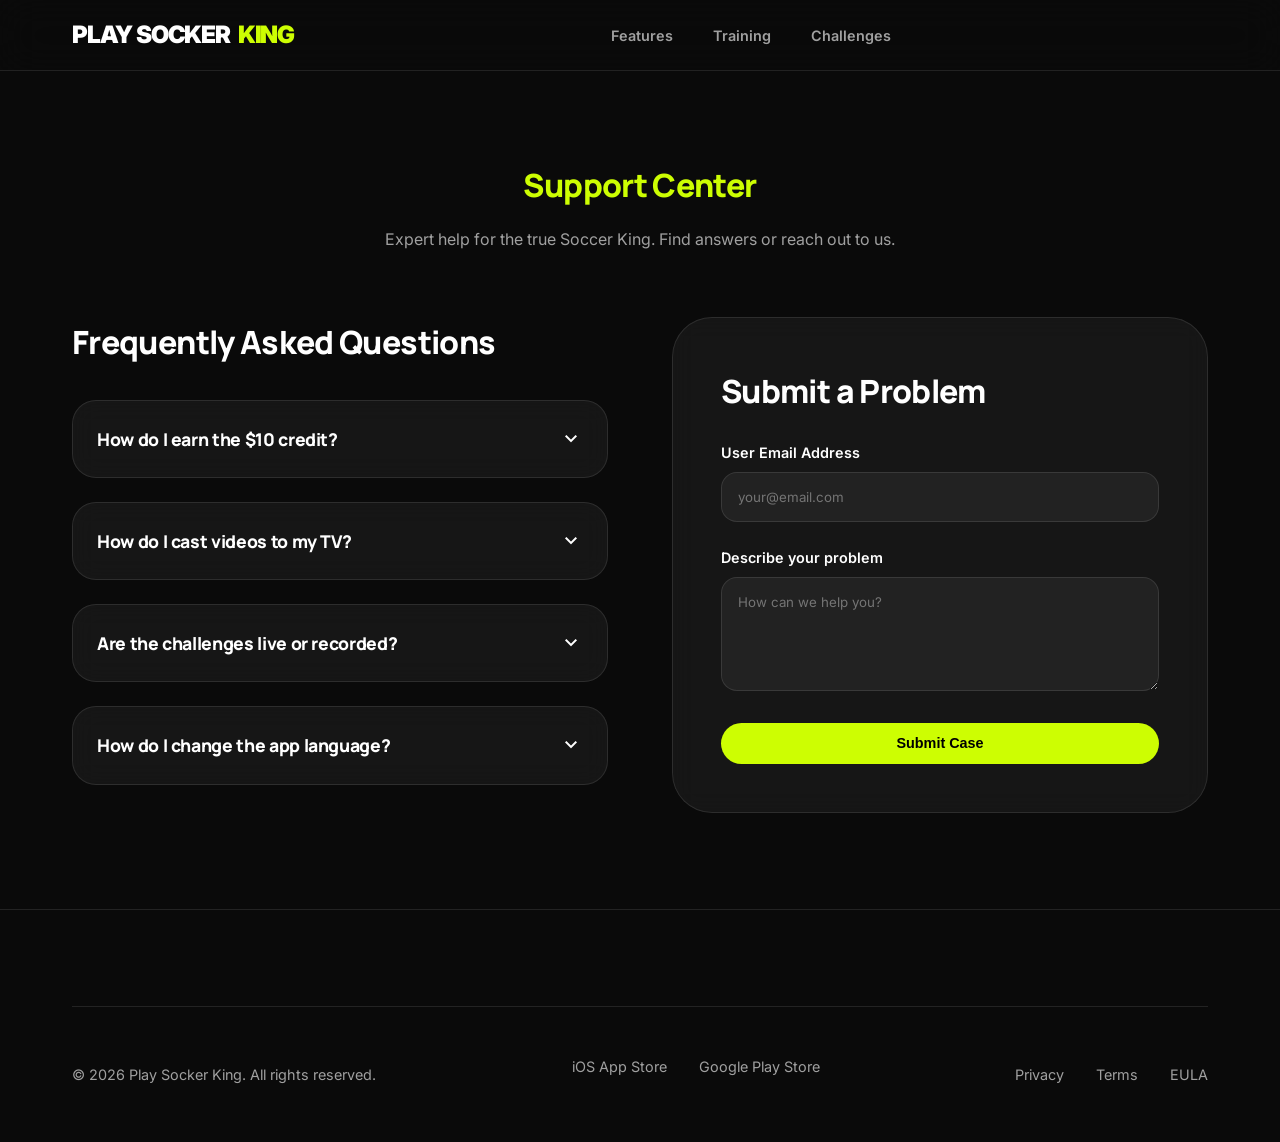
<file: support.html>
<!DOCTYPE html>
<html lang="en">

<head>
    <meta charset="UTF-8">
    <meta name="viewport" content="width=device-width, initial-scale=1.0">
    <title>Support | Play Socker King</title>
    <link rel="preconnect" href="https://fonts.googleapis.com">
    <link rel="preconnect" href="https://fonts.gstatic.com" crossorigin>
    <link href="https://fonts.googleapis.com/css2?family=Inter:wght@400;600;700&family=Manrope:wght@800&display=swap"
        rel="stylesheet">
    <link rel="stylesheet"
        href="https://fonts.googleapis.com/css2?family=Material+Symbols+Outlined:wght,FILL@100..700,0..1&display=swap" />
    <link rel="stylesheet" href="index.css">
    <style>
        .content-page {
            padding-top: 10rem;
            padding-bottom: 6rem;
        }

        .content-page h1 {
            margin-bottom: 1rem;
            color: var(--primary);
            text-align: center;
        }

        .content-page>p {
            text-align: center;
            margin-bottom: 4rem;
            color: var(--on-surface-variant);
        }

        .support-container {
            display: grid;
            grid-template-columns: 1fr 1fr;
            gap: 4rem;
            align-items: start;
        }

        /* FAQ Styles */
        .faq-section h2 {
            margin-bottom: 2rem;
            font-size: 2rem;
        }

        .faq-item {
            margin-bottom: 1.5rem;
            border-radius: 1.5rem;
            overflow: hidden;
        }

        .faq-question {
            padding: 1.5rem;
            display: flex;
            justify-content: space-between;
            align-items: center;
            cursor: pointer;
            transition: var(--transition);
        }

        .faq-question h4 {
            font-size: 1.1rem;
        }

        .faq-answer {
            padding: 0 1.5rem 1.5rem;
            color: var(--on-surface-variant);
            font-size: 0.95rem;
            display: none;
        }

        .faq-item.active .faq-answer {
            display: block;
        }

        .faq-item.active .faq-question span {
            transform: rotate(180deg);
            color: var(--primary);
        }

        /* Form Styles */
        .form-section {
            padding: 3rem;
            border-radius: 2.5rem;
        }

        .form-section h2 {
            margin-bottom: 1.5rem;
            font-size: 2rem;
        }

        .form-group {
            margin-bottom: 1.5rem;
        }

        .form-group label {
            display: block;
            margin-bottom: 0.5rem;
            font-weight: 600;
            font-size: 0.9rem;
        }

        .form-group input,
        .form-group textarea {
            width: 100%;
            padding: 1rem;
            border-radius: 1rem;
            background: rgba(255, 255, 255, 0.05);
            border: 1px solid var(--glass-border);
            color: #fff;
            font-family: inherit;
            transition: var(--transition);
        }

        .form-group input:focus,
        .form-group textarea:focus {
            outline: none;
            border-color: var(--primary);
            background: rgba(255, 255, 255, 0.1);
        }

        .status-msg {
            margin-top: 1.5rem;
            padding: 1rem;
            border-radius: 1rem;
            display: none;
            text-align: center;
            font-weight: 700;
        }

        .status-msg.success {
            display: block;
            background: rgba(205, 254, 2, 0.1);
            color: var(--primary);
            border: 1px solid var(--primary);
        }

        .status-msg.error {
            display: block;
            background: rgba(255, 0, 0, 0.1);
            color: #ff4444;
            border: 1px solid #ff4444;
        }

        @media (max-width: 1024px) {
            .support-container {
                grid-template-columns: 1fr;
            }
        }
    </style>
</head>

<body>
    <nav class="scrolled">
        <div class="container nav-content">
            <a href="index.html" class="logo">Play Socker <span>King</span></a>
            <div class="nav-links">
                <a href="index.html#features">Features</a>
                <a href="index.html#training">Training</a>
                <a href="index.html#challenges">Challenges</a>
            </div>
            <div class="nav-cta">
            </div>
        </div>
    </nav>

    <div class="container content-page">
        <h1>Support Center</h1>
        <p>Expert help for the true Soccer King. Find answers or reach out to us.</p>

        <div class="support-container">
            <div class="faq-section">
                <h2>Frequently Asked Questions</h2>

                <div class="faq-item glass">
                    <div class="faq-question">
                        <h4>How do I earn the $10 credit?</h4>
                        <span class="material-symbols-outlined">expand_more</span>
                    </div>
                    <div class="faq-answer">
                        Simply go to your profile, tap on "Refer a Friend", and share your unique link. When they sign
                        up using Google or Apple social login, you'll receive a $10 coupon automatically.
                    </div>
                </div>

                <div class="faq-item glass">
                    <div class="faq-question">
                        <h4>How do I cast videos to my TV?</h4>
                        <span class="material-symbols-outlined">expand_more</span>
                    </div>
                    <div class="faq-answer">
                        Open any training video, and you'll see the casting icon in the top right corner. Make sure your
                        TV and phone are on the same Wi-Fi network.
                    </div>
                </div>

                <div class="faq-item glass">
                    <div class="faq-question">
                        <h4>Are the challenges live or recorded?</h4>
                        <span class="material-symbols-outlined">expand_more</span>
                    </div>
                    <div class="faq-answer">
                        Most challenges are curated video sessions that you can follow at your own pace. Some exclusive
                        seasonal events may feature live components.
                    </div>
                </div>

                <div class="faq-item glass">
                    <div class="faq-question">
                        <h4>How do I change the app language?</h4>
                        <span class="material-symbols-outlined">expand_more</span>
                    </div>
                    <div class="faq-answer">
                        Go to Settings > Language. We currently support English and Polish, with more languages coming
                        soon.
                    </div>
                </div>
            </div>

            <div class="form-section glass">
                <h2>Submit a Problem</h2>
                <form id="support-form">
                    <div class="form-group">
                        <label for="email">User Email Address</label>
                        <input type="email" id="email" placeholder="your@email.com" required>
                    </div>
                    <div class="form-group">
                        <label for="message">Describe your problem</label>
                        <textarea id="message" rows="5" placeholder="How can we help you?" required></textarea>
                    </div>
                    <button type="submit" class="btn btn-primary" style="width: 100%;">Submit Case</button>
                    <div id="status-message" class="status-msg"></div>
                </form>
            </div>
        </div>
    </div>

    <footer>
        <div class="container">
            <div class="footer-bottom">
                <p>&copy; 2026 Play Socker King. All rights reserved.</p>
                <div style="display: flex; gap: 2rem; margin-bottom: 1rem;">
                    <a href="https://apps.apple.com" target="_blank">iOS App Store</a>
                    <a href="https://play.google.com/store" target="_blank">Google Play Store</a>
                </div>
                <div style="display: flex; gap: 2rem;">
                    <a href="privacy.html">Privacy</a>
                    <a href="terms.html">Terms</a>
                    <a href="eula.html">EULA</a>
                </div>
            </div>
        </div>
    </footer>

    <script>
        // FAQ Accordion
        document.querySelectorAll('.faq-question').forEach(button => {
            button.addEventListener('click', () => {
                const item = button.parentElement;
                item.classList.toggle('active');
            });
        });

        // Form Handling
        const form = document.getElementById('support-form');
        const statusMsg = document.getElementById('status-message');

        form.addEventListener('submit', async (e) => {
            e.preventDefault();

            const email = document.getElementById('email').value;
            const message = document.getElementById('message').value;

            // Set button state
            const btn = form.querySelector('button');
            const originalText = btn.innerText;
            btn.innerText = 'Sending...';
            btn.disabled = true;

            try {
                // In a real scenario, you would use a service like Formspree:
                // await fetch("https://formspree.io/f/your_form_id", { ... })

                // MOCK SUCCESS for user demonstration
                setTimeout(() => {
                    btn.innerText = originalText;
                    btn.disabled = false;

                    statusMsg.innerText = 'Success! Your message has been sent to info@sockerking.com. We will contact you soon.';
                    statusMsg.className = 'status-msg success';
                    form.reset();

                    // Logic for real email client fall-back if desired
                    // window.location.href = `mailto:info@sockerking.com?subject=Support help asking for Play Socker King&body=From: ${email}%0D%0A%0D%0AMessage: ${message}`;
                }, 1500);

            } catch (error) {
                btn.innerText = originalText;
                btn.disabled = false;
                statusMsg.innerText = 'Error! Failed to send message. Please try again or use the support email directly.';
                statusMsg.className = 'status-msg error';
            }
        });
    </script>
</body>

</html>
</file>
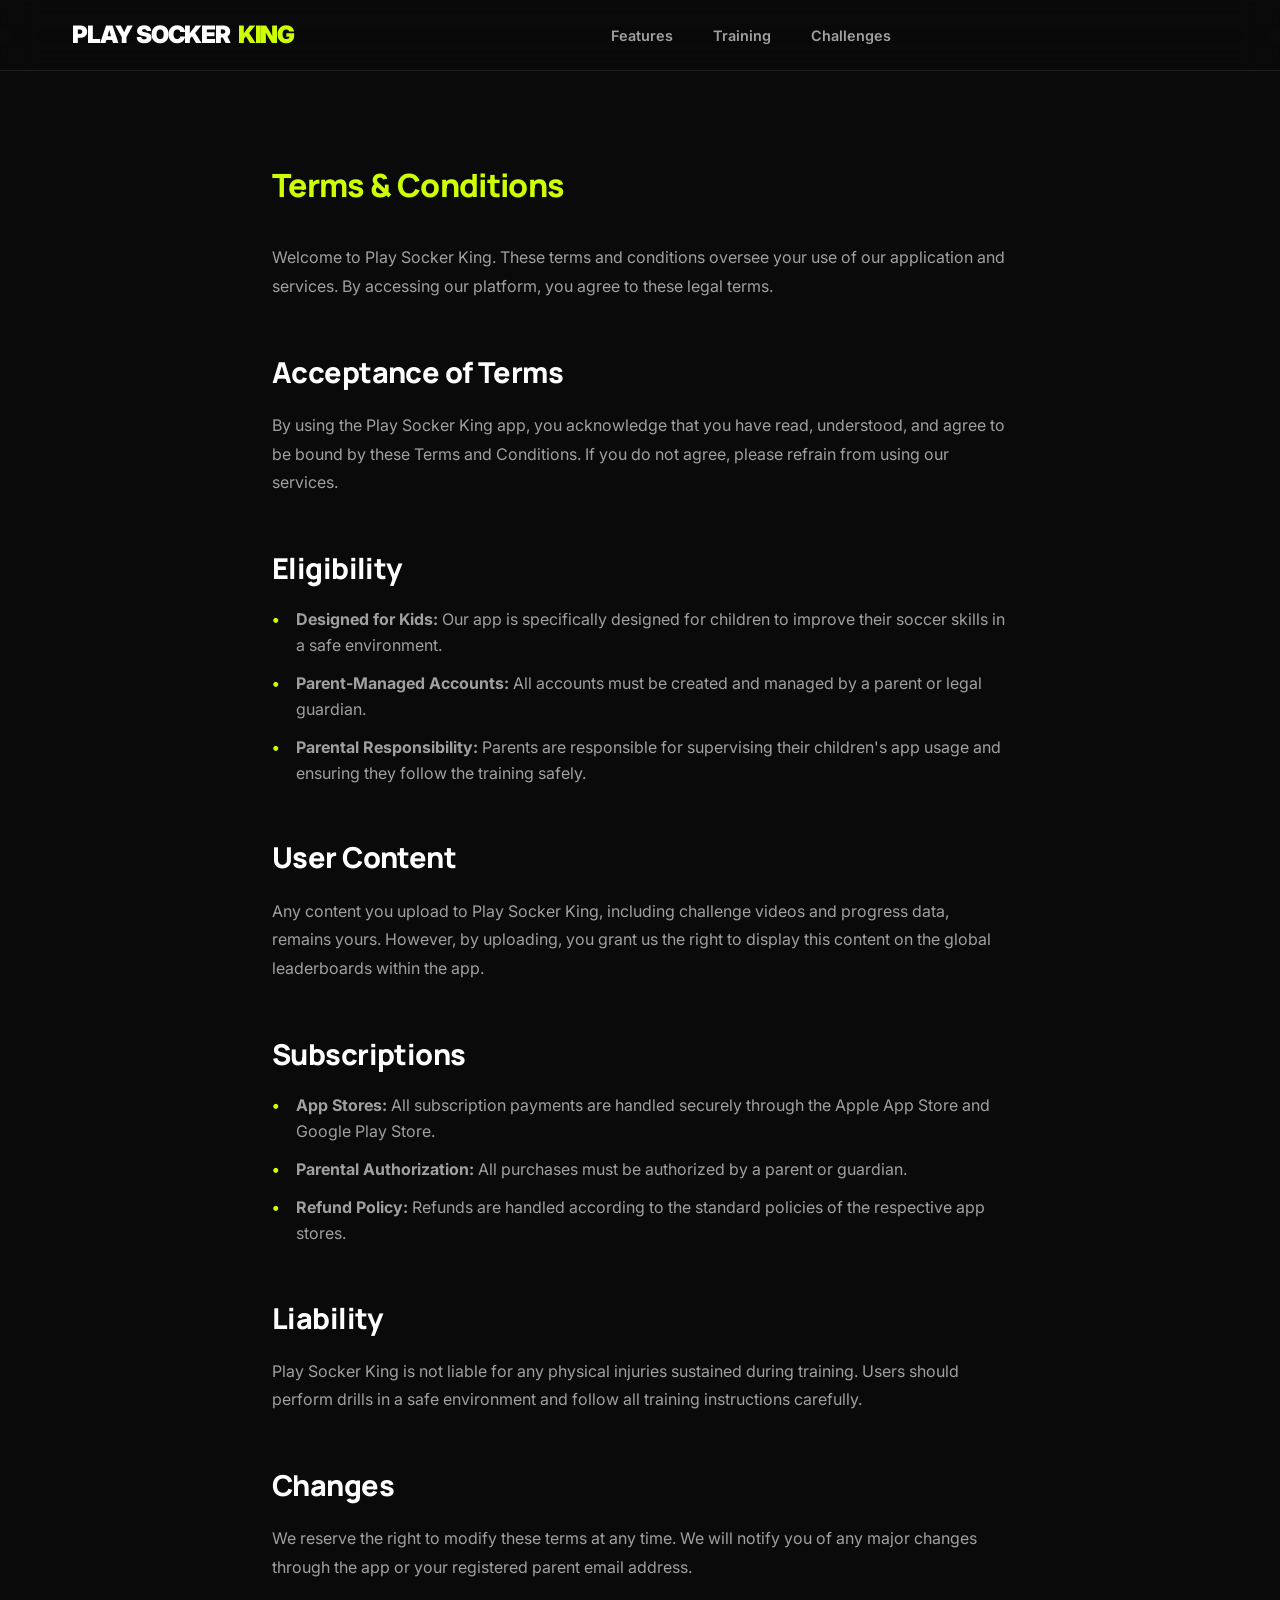
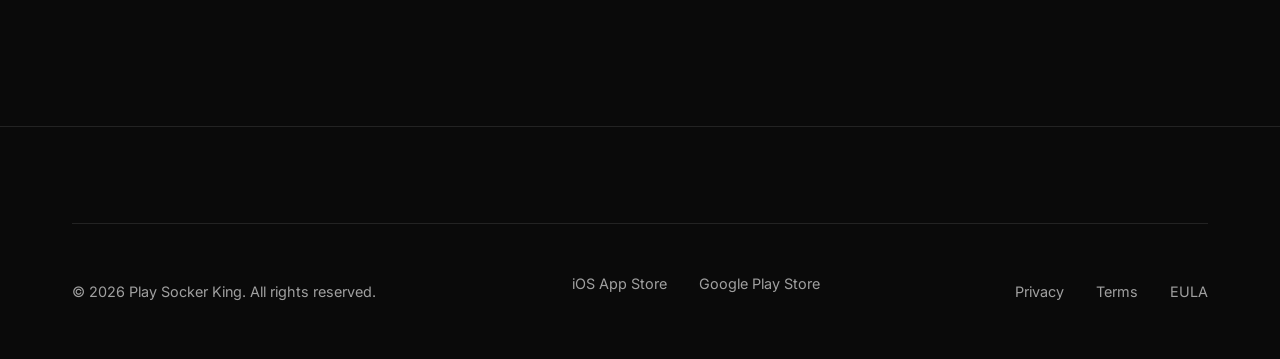
<file: terms.html>
<!DOCTYPE html>
<html lang="en">
<head>
    <meta charset="UTF-8">
    <meta name="viewport" content="width=device-width, initial-scale=1.0">
    <title>Terms & Conditions | Play Socker King</title>
    <link rel="preconnect" href="https://fonts.googleapis.com">
    <link rel="preconnect" href="https://fonts.gstatic.com" crossorigin>
    <link href="https://fonts.googleapis.com/css2?family=Inter:wght@400;600;700&family=Manrope:wght@800&display=swap" rel="stylesheet">
    <link rel="stylesheet" href="index.css">
    <style>
        .content-page { padding-top: 10rem; padding-bottom: 6rem; max-width: 800px; margin: 0 auto; }
        .content-page h1 { margin-bottom: 2rem; color: var(--primary); }
        .content-page section { margin-bottom: 3rem; }
        .content-page h2 { margin-bottom: 1rem; font-size: 1.8rem; }
        .content-page h3 { margin-bottom: 0.8rem; font-size: 1.3rem; color: var(--primary); }
        .content-page p { color: var(--on-surface-variant); margin-bottom: 1.5rem; line-height: 1.8; }
        .content-page ul { margin-bottom: 1.5rem; padding-left: 1.5rem; }
        .content-page ul li { color: var(--on-surface-variant); margin-bottom: 0.8rem; position: relative; list-style: none; }
        .content-page ul li::before { content: '•'; color: var(--primary); position: absolute; left: -1.5rem; font-weight: bold; }
    </style>
</head>
<body>
    <nav class="scrolled">
        <div class="container nav-content">
            <a href="index.html" class="logo">Play Socker <span>King</span></a>
            <div class="nav-links">
                <a href="index.html#features">Features</a>
                <a href="index.html#training">Training</a>
                <a href="index.html#challenges">Challenges</a>
            </div>
            <div class="nav-cta">
            </div>
        </div>
    </nav>

    <div class="container content-page">
        <h1>Terms & Conditions</h1>
        
        <section>
            <p>Welcome to Play Socker King. These terms and conditions oversee your use of our application and services. By accessing our platform, you agree to these legal terms.</p>
        </section>

        <section>
            <h2>Acceptance of Terms</h2>
            <p>By using the Play Socker King app, you acknowledge that you have read, understood, and agree to be bound by these Terms and Conditions. If you do not agree, please refrain from using our services.</p>
        </section>

        <section>
            <h2>Eligibility</h2>
            <ul>
                <li><strong>Designed for Kids:</strong> Our app is specifically designed for children to improve their soccer skills in a safe environment.</li>
                <li><strong>Parent-Managed Accounts:</strong> All accounts must be created and managed by a parent or legal guardian.</li>
                <li><strong>Parental Responsibility:</strong> Parents are responsible for supervising their children's app usage and ensuring they follow the training safely.</li>
            </ul>
        </section>

        <section>
            <h2>User Content</h2>
            <p>Any content you upload to Play Socker King, including challenge videos and progress data, remains yours. However, by uploading, you grant us the right to display this content on the global leaderboards within the app.</p>
        </section>

        <section>
            <h2>Subscriptions</h2>
            <ul>
                <li><strong>App Stores:</strong> All subscription payments are handled securely through the Apple App Store and Google Play Store.</li>
                <li><strong>Parental Authorization:</strong> All purchases must be authorized by a parent or guardian.</li>
                <li><strong>Refund Policy:</strong> Refunds are handled according to the standard policies of the respective app stores.</li>
            </ul>
        </section>

        <section>
            <h2>Liability</h2>
            <p>Play Socker King is not liable for any physical injuries sustained during training. Users should perform drills in a safe environment and follow all training instructions carefully.</p>
        </section>

        <section>
            <h2>Changes</h2>
            <p>We reserve the right to modify these terms at any time. We will notify you of any major changes through the app or your registered parent email address.</p>
        </section>
    </div>

    <footer>
        <div class="container">
            <div class="footer-bottom">
                <p>&copy; 2026 Play Socker King. All rights reserved.</p>
                <div style="display: flex; gap: 2rem; margin-bottom: 1rem;">
                    <a href="https://apps.apple.com" target="_blank">iOS App Store</a>
                    <a href="https://play.google.com/store" target="_blank">Google Play Store</a>
                </div>
                <div style="display: flex; gap: 2rem;">
                    <a href="privacy.html">Privacy</a>
                    <a href="terms.html">Terms</a>
                    <a href="eula.html">EULA</a>
                </div>
            </div>
        </div>
    </footer>
</body>
</html>
</file>
<file: index.css>
:root {
    --primary: #CDFE02;
    --primary-dim: #b5e002;
    --background: #0a0a0a;
    --surface: #1a1a1a;
    --surface-bright: #252525;
    --on-surface: #ffffff;
    --on-surface-variant: #a0a0a0;
    --glass: rgba(255, 255, 255, 0.05);
    --glass-border: rgba(255, 255, 255, 0.1);
    --font-main: 'Inter', sans-serif;
    --font-heading: 'Manrope', sans-serif;
    --transition: all 0.3s cubic-bezier(0.4, 0, 0.2, 1);
}

* {
    margin: 0;
    padding: 0;
    box-sizing: border-box;
}

html {
    scroll-behavior: smooth;
}

body {
    background-color: var(--background);
    color: var(--on-surface);
    font-family: var(--font-main);
    line-height: 1.6;
    overflow-x: hidden;
}

h1, h2, h3, h4 {
    font-family: var(--font-heading);
    font-weight: 800;
    letter-spacing: -0.02em;
}

a {
    text-decoration: none;
    color: inherit;
    transition: var(--transition);
}

ul {
    list-style: none;
}

/* Glassmorphism Utility */
.glass {
    background: var(--glass);
    backdrop-filter: blur(12px);
    -webkit-backdrop-filter: blur(12px);
    border: 1px solid var(--glass-border);
}

/* Layout */
.container {
    max-width: 1200px;
    margin: 0 auto;
    padding: 0 2rem;
}

/* Navbar */
nav {
    position: fixed;
    top: 0;
    width: 100%;
    z-index: 1000;
    padding: 1.5rem 0;
    transition: var(--transition);
}

nav.scrolled {
    padding: 1rem 0;
    background: rgba(10, 10, 10, 0.8);
    backdrop-filter: blur(20px);
    border-bottom: 1px solid var(--glass-border);
}

.nav-content {
    display: flex;
    justify-content: space-between;
    align-items: center;
}

.logo {
    font-size: 1.5rem;
    font-weight: 900;
    text-transform: uppercase;
    letter-spacing: -0.05em;
    display: flex;
    align-items: center;
    gap: 0.5rem;
}

.logo span {
    color: var(--primary);
}

.nav-links {
    display: flex;
    gap: 2.5rem;
}

.nav-links a {
    font-size: 0.9rem;
    font-weight: 600;
    color: var(--on-surface-variant);
}

.nav-links a:hover, .nav-links a.active {
    color: var(--primary);
}

.nav-cta {
    display: flex;
    gap: 1rem;
}

.btn {
    padding: 0.8rem 1.5rem;
    border-radius: 100px;
    font-weight: 700;
    font-size: 0.9rem;
    cursor: pointer;
    transition: var(--transition);
    border: none;
    display: inline-flex;
    align-items: center;
    justify-content: center;
}

.btn-primary {
    background-color: var(--primary);
    color: #000;
}

.btn-primary:hover {
    background-color: var(--primary-dim);
    transform: translateY(-2px);
    box-shadow: 0 10px 20px rgba(205, 254, 2, 0.2);
}

.btn-outline {
    background: transparent;
    border: 1px solid var(--glass-border);
    color: var(--on-surface);
}

.btn-outline:hover {
    background: var(--glass);
    border-color: var(--primary);
}

/* Hero Section */
.hero {
    padding-top: 10rem;
    padding-bottom: 6rem;
    position: relative;
    overflow: hidden;
}

.hero::before {
    content: '';
    position: absolute;
    top: -10%;
    right: -10%;
    width: 60%;
    height: 80%;
    background: radial-gradient(circle, rgba(205, 254, 2, 0.1) 0%, transparent 70%);
    z-index: -1;
}

.hero-grid {
    display: grid;
    grid-template-columns: 1.2fr 1fr;
    gap: 4rem;
    align-items: center;
}

.hero-badge {
    background: var(--glass);
    padding: 0.5rem 1rem;
    border-radius: 100px;
    font-size: 0.75rem;
    font-weight: 700;
    text-transform: uppercase;
    letter-spacing: 0.1em;
    color: var(--primary);
    border: 1px solid var(--glass-border);
    margin-bottom: 1.5rem;
    display: inline-block;
}

.hero h1 {
    font-size: clamp(3rem, 6vw, 5rem);
    line-height: 1.1;
    margin-bottom: 1.5rem;
}

.hero h1 span {
    color: var(--primary);
    position: relative;
}

.hero p {
    font-size: 1.25rem;
    color: var(--on-surface-variant);
    margin-bottom: 2.5rem;
    max-width: 500px;
}

.hero-mockup {
    position: relative;
    display: flex;
    justify-content: center;
}

.hero-mockup img {
    width: 100%;
    max-width: 500px;
    height: auto;
    filter: drop-shadow(0 30px 60px rgba(0, 0, 0, 0.5));
    animation: float 6s ease-in-out infinite;
}

@keyframes float {
    0%, 100% { transform: translateY(0); }
    50% { transform: translateY(-20px); }
}

/* Features Section */
.features {
    padding: 8rem 0;
    background: #0d0d0d;
}

.section-header {
    text-align: center;
    margin-bottom: 5rem;
}

.section-header h2 {
    font-size: 3rem;
    margin-bottom: 1rem;
}

.section-header p {
    color: var(--on-surface-variant);
    font-size: 1.1rem;
}

.features-grid {
    display: grid;
    grid-template-columns: repeat(auto-fit, minmax(280px, 1fr));
    gap: 2rem;
}

.feature-card {
    padding: 2.5rem;
    border-radius: 2rem;
    transition: var(--transition);
    position: relative;
    overflow: hidden;
}

.feature-card:hover {
    background: var(--surface-bright);
    transform: translateY(-10px);
}

.feature-icon {
    width: 60px;
    height: 60px;
    background: var(--glass);
    border-radius: 1.2rem;
    display: flex;
    align-items: center;
    justify-content: center;
    margin-bottom: 1.5rem;
    color: var(--primary);
    font-size: 1.8rem;
}

.feature-card h3 {
    font-size: 1.5rem;
    margin-bottom: 1rem;
}

.feature-card p {
    color: var(--on-surface-variant);
    font-size: 0.95rem;
}

/* Showcase Sections */
.showcase {
    padding: 8rem 0;
}

.showcase-grid {
    display: grid;
    grid-template-columns: 1fr 1fr;
    gap: 6rem;
    align-items: center;
}

.showcase-grid.reverse {
    direction: rtl;
}

.showcase-grid.reverse > * {
    direction: ltr;
}

.showcase-content h2 {
    font-size: 2.5rem;
    margin-bottom: 1.5rem;
}

.showcase-content p {
    color: var(--on-surface-variant);
    margin-bottom: 2rem;
}

.showcase-image {
    perspective: 1000px;
}

.showcase-image img {
    width: 100%;
    border-radius: 2rem;
    box-shadow: 0 40px 80px rgba(0,0,0,0.5);
    transition: var(--transition);
    transform: rotateY(-10deg) rotateX(5deg);
}

.showcase-image img:hover {
    transform: rotateY(0) rotateX(0);
}

/* Stats Section */
.stats {
    padding: 6rem 0;
    background: var(--primary);
    color: #000;
}

.stats-grid {
    display: grid;
    grid-template-columns: repeat(4, 1fr);
    gap: 2rem;
    text-align: center;
}

.stat-item h3 {
    font-size: 3.5rem;
    margin-bottom: 0.5rem;
}

.stat-item p {
    font-weight: 700;
    text-transform: uppercase;
    font-size: 0.8rem;
    letter-spacing: 0.1em;
}

/* Testimonials */
.testimonials {
    padding: 8rem 0;
}

.testimonial-grid {
    display: grid;
    grid-template-columns: repeat(auto-fit, minmax(350px, 1fr));
    gap: 2.5rem;
}

.testimonial-card {
    padding: 3rem;
    border-radius: 2.5rem;
}

.testimonial-text {
    font-size: 1.2rem;
    margin-bottom: 2rem;
    font-style: italic;
}

.testimonial-author {
    display: flex;
    align-items: center;
    gap: 1rem;
}

.testimonial-author img {
    width: 50px;
    height: 50px;
    border-radius: 50%;
    object-fit: cover;
}

.author-info h4 {
    font-size: 1rem;
}

.author-info p {
    font-size: 0.85rem;
    color: var(--on-surface-variant);
}

/* Footer */
footer {
    padding: 6rem 0 3rem;
    border-top: 1px solid var(--glass-border);
}

.footer-grid {
    display: grid;
    grid-template-columns: 2fr repeat(3, 1fr);
    gap: 4rem;
    margin-bottom: 4rem;
}

.footer-brand .logo {
    margin-bottom: 1.5rem;
}

.footer-brand p {
    color: var(--on-surface-variant);
    max-width: 300px;
}

.footer-links h4 {
    margin-bottom: 1.5rem;
    font-size: 1.1rem;
}

.footer-links ul li {
    margin-bottom: 0.8rem;
}

.footer-links ul li a {
    color: var(--on-surface-variant);
}

.footer-links ul li a:hover {
    color: var(--primary);
}

.footer-bottom {
    display: flex;
    justify-content: space-between;
    align-items: center;
    padding-top: 3rem;
    border-top: 1px solid var(--glass-border);
    color: var(--on-surface-variant);
    font-size: 0.9rem;
}

/* Responsive */
@media (max-width: 1024px) {
    .hero-grid, .showcase-grid {
        grid-template-columns: 1fr;
        text-align: center;
    }
    
    .hero-grid {
        gap: 2rem;
    }

    .hero h1 {
        font-size: 4rem;
    }

    .hero p {
        margin-left: auto;
        margin-right: auto;
    }

    .showcase-grid.reverse {
        direction: ltr;
    }

    .footer-grid {
        grid-template-columns: 1fr 1fr;
        gap: 2rem;
    }
}

@media (max-width: 768px) {
    .nav-links {
        display: none;
    }

    .stats-grid {
        grid-template-columns: repeat(2, 1fr);
    }

    .hero h1 {
        font-size: 3rem;
    }

    .footer-grid {
        grid-template-columns: 1fr;
    }

    .footer-bottom {
        flex-direction: column;
        gap: 1rem;
        text-align: center;
    }
}
</file>
